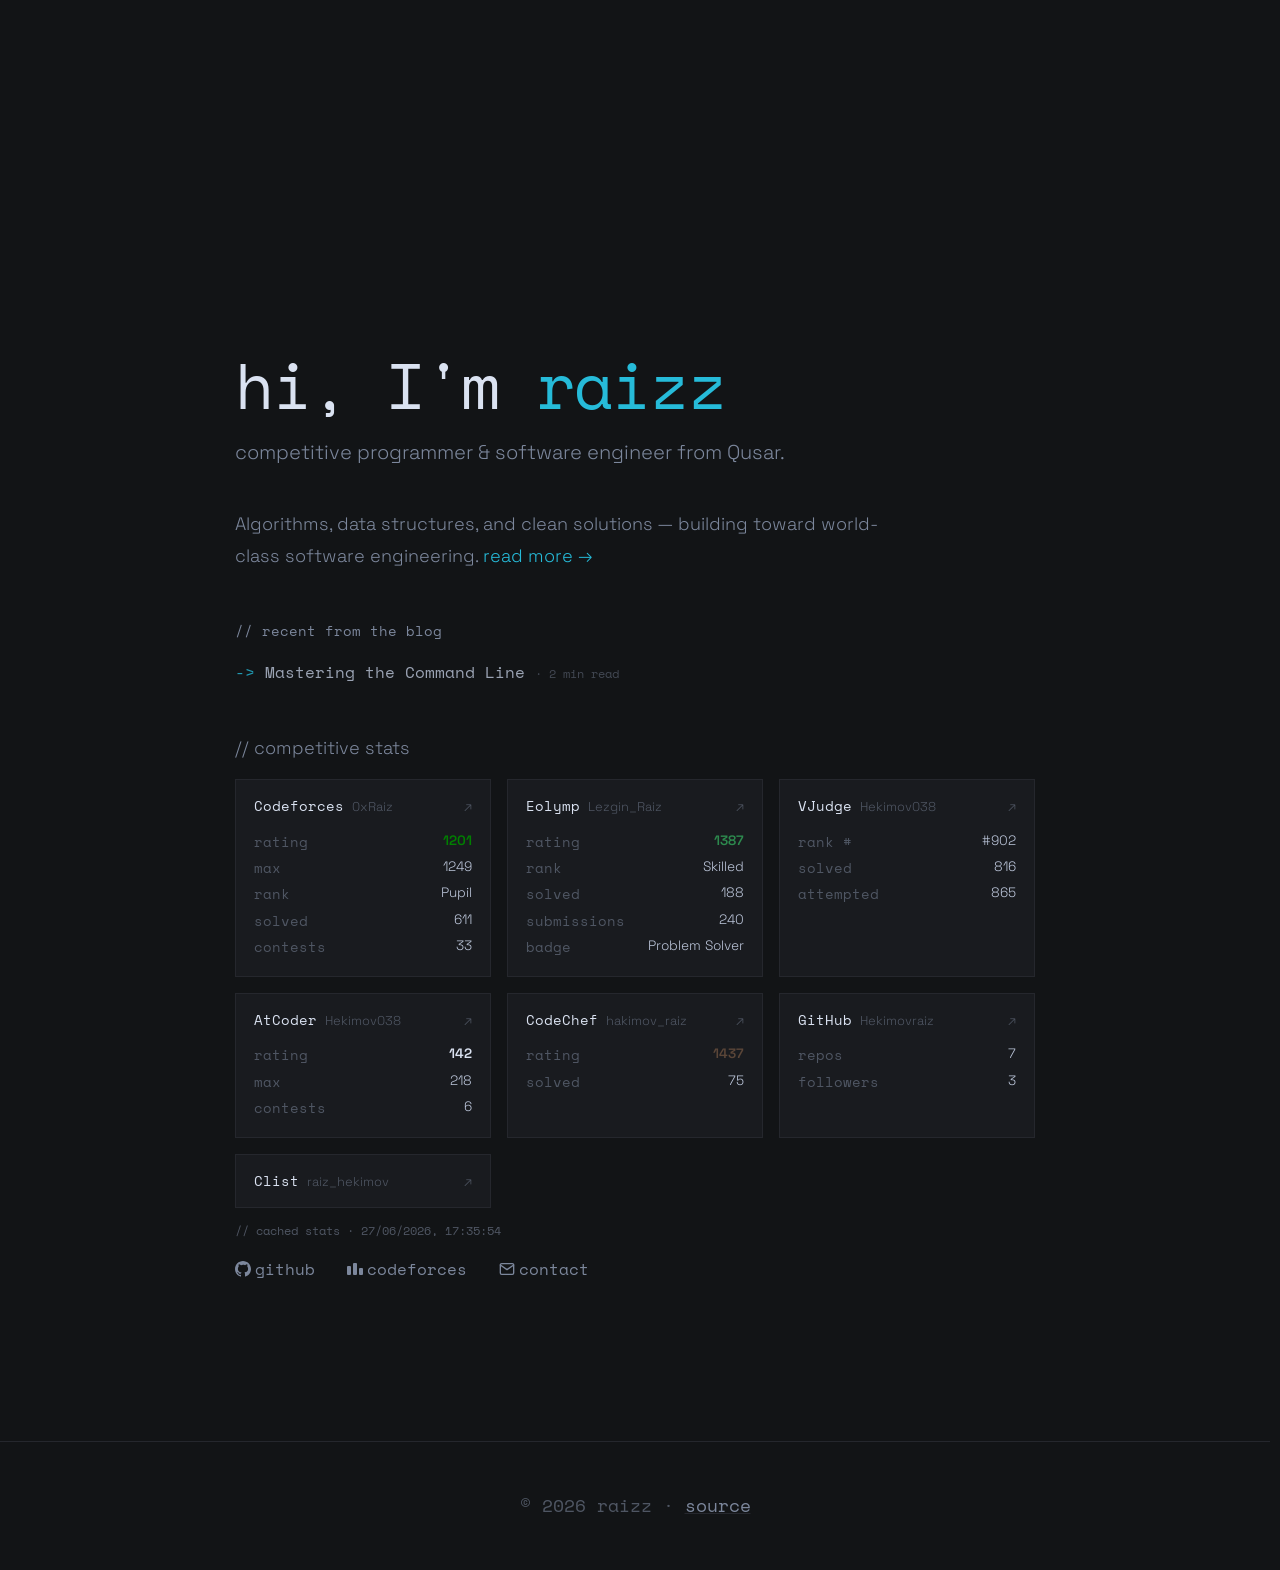
<file: index.html>
<!doctype html>
<html lang="en">

<head>
    <meta charset="utf-8" />
    <meta name="viewport" content="width=device-width, initial-scale=1, viewport-fit=cover" />
    <title>raizz</title>
    <meta name="description" content="Raiz Hekimov — competitive programmer and software engineer from Qusar." />
    <meta property="og:site_name" content="raizz" />
    <meta property="og:title" content="raizz" />
    <meta property="og:type" content="website" />
    <meta property="og:description" content="Raiz Hekimov — competitive programmer and software engineer from Qusar." />
    <meta name="twitter:card" content="summary" />
    <meta name="twitter:title" content="raizz" />
    <meta name="twitter:description"
        content="Raiz Hekimov — competitive programmer and software engineer from Qusar." />
    <meta property="og:image" content="/assets/pfp.png" />
    <meta property="og:image:alt" content="raizz — Raiz Hekimov" />
    <meta name="twitter:image" content="/assets/pfp.png" />
    <link rel="icon" href="/assets/favicon.svg" type="image/svg+xml" />
    <link rel="stylesheet" href="/css/style.css" />
</head>

<body data-page="home">

    <header>
        <div class="header-left">
            <a class="pfp-link" href="/" aria-label="homepage">
                <img class="pfp logo-svg" src="/assets/avatar.svg" alt="raizz logo" width="32" height="32" />
            </a>
            <a href="/">
                <h1 class="site-title">raizz</h1>
            </a>
        </div>
        <button class="menu-toggle" type="button" aria-label="Open menu" aria-expanded="false"
            aria-controls="site-nav">
            <span class="menu-bar"></span>
            <span class="menu-bar"></span>
            <span class="menu-bar"></span>
        </button>
        <nav id="site-nav" class="site-nav">
            <a class="nav" href="/about.html"><span class="arrow">-></span><span class="slash">/</span>about</a>
            <a class="nav" href="/projects.html"><span class="arrow">-></span><span class="slash">/</span>projects</a>
            <a class="nav" href="/blog.html"><span class="arrow">-></span><span class="slash">/</span>blog</a>
            <a class="nav" href="/uses.html"><span class="arrow">-></span><span class="slash">/</span>uses</a>
            <a class="nav" href="/contact.html"><span class="arrow">-></span><span class="slash">/</span>contact</a>
        </nav>
    </header>

    <main class="home-main page-enter">
        <div class="home-hero">
            <h1>hi, I'm <span class="handle">raizz</span></h1>
            <p class="tagline">competitive programmer &amp; software engineer from Qusar.</p>
            <p class="bio">
                Algorithms, data structures, and clean solutions — building toward world-class software engineering.
                <a href="/about.html" class="bio-link">read more →</a>
            </p>

            <div class="recent-posts-wrap">
                <p class="sub recent-posts-heading">// recent from the blog</p>
                <div id="recent-posts"></div>
            </div>

            <section class="cp-stats">
                <p class="sub">// competitive stats</p>
                <div id="cp-stats-grid" class="cp-stats-grid"></div>
                <p id="cp-stats-updated" class="cp-stats-updated"></p>
            </section>

            <div class="home-links">
                <a href="https://github.com/Hekimovraiz" target="_blank" rel="noopener">
                    <svg xmlns="http://www.w3.org/2000/svg" viewBox="0 0 24 24" fill="currentColor">
                        <path
                            d="M12 0C5.37 0 0 5.37 0 12c0 5.3 3.44 9.8 8.2 11.39.6.11.82-.26.82-.58v-2.03c-3.34.73-4.04-1.61-4.04-1.61-.55-1.39-1.34-1.76-1.34-1.76-1.09-.74.08-.73.08-.73 1.2.08 1.84 1.24 1.84 1.24 1.07 1.83 2.81 1.3 3.5 1 .1-.78.42-1.31.76-1.61-2.67-.3-5.47-1.33-5.47-5.93 0-1.31.47-2.38 1.24-3.22-.12-.3-.54-1.52.12-3.18 0 0 1.01-.32 3.3 1.23a11.5 11.5 0 0 1 3-.4c1.02 0 2.04.14 3 .4 2.28-1.55 3.29-1.23 3.29-1.23.66 1.66.24 2.88.12 3.18.77.84 1.23 1.91 1.23 3.22 0 4.61-2.81 5.63-5.48 5.92.43.37.81 1.1.81 2.22v3.29c0 .32.22.7.83.58C20.57 21.8 24 17.3 24 12c0-6.63-5.37-12-12-12z" />
                    </svg>
                    github
                </a>
                <a href="https://codeforces.com/profile/0xRaiz" target="_blank" rel="noopener">
                    <svg xmlns="http://www.w3.org/2000/svg" viewBox="0 0 24 24" fill="currentColor">
                        <path
                            d="M4.5 7.5A1.5 1.5 0 0 1 6 9v10.5A1.5 1.5 0 0 1 4.5 21h-3A1.5 1.5 0 0 1 0 19.5V9a1.5 1.5 0 0 1 1.5-1.5h3zm9-4.5A1.5 1.5 0 0 1 15 4.5v15a1.5 1.5 0 0 1-1.5 1.5h-3A1.5 1.5 0 0 1 9 19.5v-15A1.5 1.5 0 0 1 10.5 3h3zm9 7.5A1.5 1.5 0 0 1 24 12v7.5A1.5 1.5 0 0 1 22.5 21h-3A1.5 1.5 0 0 1 18 19.5V12a1.5 1.5 0 0 1 1.5-1.5h3z" />
                    </svg>
                    codeforces
                </a>
                <a href="/contact.html">
                    <svg xmlns="http://www.w3.org/2000/svg" viewBox="0 0 24 24" fill="none" stroke="currentColor"
                        stroke-width="2" stroke-linecap="round" stroke-linejoin="round">
                        <path d="M4 4h16c1.1 0 2 .9 2 2v12c0 1.1-.9 2-2 2H4c-1.1 0-2-.9-2-2V6c0-1.1.9-2 2-2z" />
                        <polyline points="22,6 12,13 2,6" />
                    </svg>
                    contact
                </a>
            </div>
        </div>
    </main>

    <footer class="site-footer">
        <p>© 2026 raizz · <a href="https://github.com/Hekimovraiz/raizz" target="_blank" rel="noopener">source</a></p>
    </footer>

    <script src="/js/main.js"></script>
    <script src="/js/stats.js"></script>
</body>

</html>
</file>
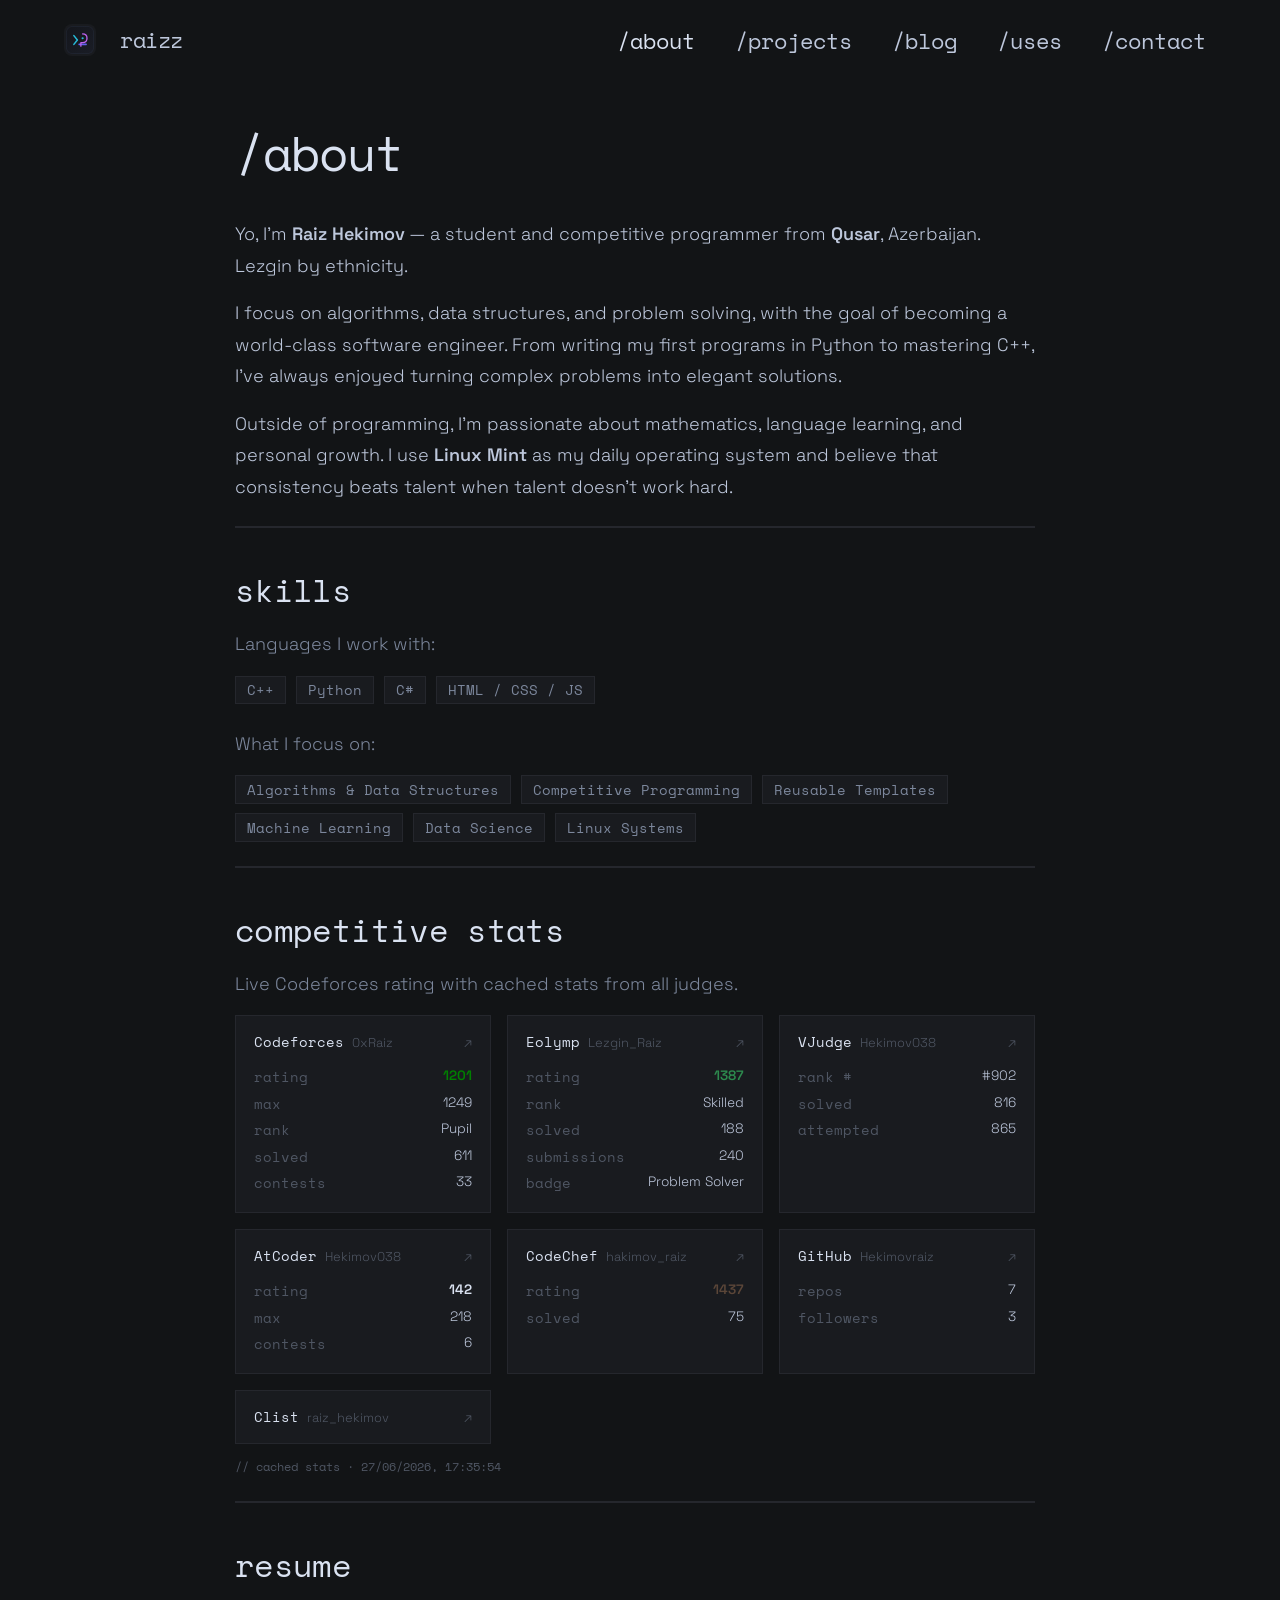
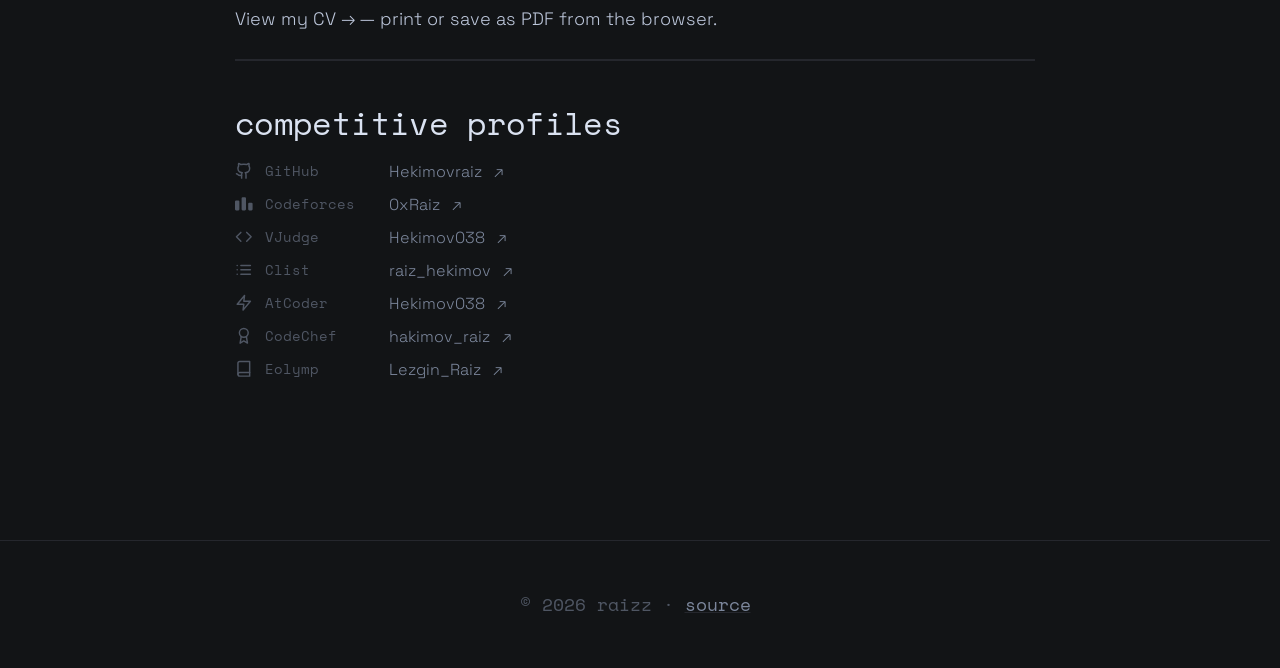
<file: about.html>
<!doctype html>
<html lang="en">

<head>
    <meta charset="utf-8" />
    <meta name="viewport" content="width=device-width, initial-scale=1, viewport-fit=cover" />
    <title>about — raizz</title>
    <meta name="description" content="About Raiz Hekimov — competitive programmer from Qusar, Azerbaijan." />
    <meta property="og:title" content="about — raizz" />
    <meta property="og:description" content="About Raiz Hekimov — competitive programmer from Qusar." />
    <meta property="og:image" content="/assets/pfp.png" />
    <meta property="og:image:alt" content="raizz — Raiz Hekimov" />
    <meta name="twitter:image" content="/assets/pfp.png" />
    <link rel="icon" href="/assets/favicon.svg" type="image/svg+xml" />
    <link rel="stylesheet" href="/css/style.css" />
    <style>
        .profile-links a svg {
            width: 1.1rem;
            height: 1.1rem;
            color: var(--txt-3);
            flex-shrink: 0;
            transition: color 0.2s;
        }

        .profile-links a:hover svg {
            color: var(--blue);
        }

        .profile-links a:hover {
            color: var(--txt-0);
        }
    </style>
</head>

<body>

    <header>
        <div class="header-left">
            <a class="pfp-link" href="/" aria-label="homepage">
                <img class="pfp logo-svg" src="/assets/avatar.svg" alt="raizz logo" width="32" height="32" />
            </a>
            <a href="/">
                <h1 class="site-title">raizz</h1>
            </a>
        </div>
        <button class="menu-toggle" type="button" aria-label="Open menu" aria-expanded="false"
            aria-controls="site-nav">
            <span class="menu-bar"></span>
            <span class="menu-bar"></span>
            <span class="menu-bar"></span>
        </button>
        <nav id="site-nav" class="site-nav">
            <a class="nav" href="/about.html"><span class="arrow">-></span><span class="slash">/</span>about</a>
            <a class="nav" href="/projects.html"><span class="arrow">-></span><span class="slash">/</span>projects</a>
            <a class="nav" href="/blog.html"><span class="arrow">-></span><span class="slash">/</span>blog</a>
            <a class="nav" href="/uses.html"><span class="arrow">-></span><span class="slash">/</span>uses</a>
            <a class="nav" href="/contact.html"><span class="arrow">-></span><span class="slash">/</span>contact</a>
        </nav>
    </header>

    <main class="page-enter">
        <h1>/about</h1>

        <!-- Bio — no picture here, just clean text -->
        <p style="margin-top:0">
            Yo, I'm <strong>Raiz Hekimov</strong> — a student and competitive programmer
            from <strong>Qusar</strong>, Azerbaijan. Lezgin by ethnicity.
        </p>
        <p>
            I focus on algorithms, data structures, and problem solving, with the goal of
            becoming a world-class software engineer. From writing my first programs in Python
            to mastering C++, I've always enjoyed turning complex problems into elegant solutions.
        </p>
        <p>
            Outside of programming, I'm passionate about mathematics, language learning, and
            personal growth. I use <strong>Linux Mint</strong> as my daily operating system and
            believe that consistency beats talent when talent doesn't work hard.
        </p>

        <hr />

        <h2>skills</h2>
        <p class="sub">Languages I work with:</p>
        <ul class="skill-list">
            <li>C++</li>
            <li>Python</li>
            <li>C#</li>
            <li>HTML / CSS / JS</li>
        </ul>

        <p class="sub" style="margin-top:1.5rem">What I focus on:</p>
        <ul class="skill-list">
            <li>Algorithms &amp; Data Structures</li>
            <li>Competitive Programming</li>
            <li>Reusable Templates</li>
            <li>Machine Learning</li>
            <li>Data Science</li>
            <li>Linux Systems</li>
        </ul>

        <hr />

        <h2>competitive stats</h2>
        <p class="sub">Live Codeforces rating with cached stats from all judges.</p>
        <div id="cp-stats-grid" class="cp-stats-grid"></div>
        <p id="cp-stats-updated" class="cp-stats-updated"></p>

        <hr />

        <h2>resume</h2>
        <p>
            <a href="/cv.html">View my CV →</a> — print or save as PDF from the browser.
        </p>

        <hr />

        <h2>competitive profiles</h2>
        <div class="profile-links">

            <!-- GitHub -->
            <a href="https://github.com/Hekimovraiz" target="_blank" rel="noopener">
                <svg xmlns="http://www.w3.org/2000/svg" viewBox="0 0 24 24" fill="none" stroke="currentColor"
                    stroke-width="2" stroke-linecap="round" stroke-linejoin="round">
                    <path
                        d="M15 22v-4a4.8 4.8 0 0 0-1-3.5c3 0 6-2 6-5.5.08-1.25-.27-2.48-1-3.5.28-1.15.28-2.35 0-3.5 0 0-1 0-3 1.5-2.64-.5-5.36-.5-8 0C6 2 5 2 5 2c-.3 1.15-.3 2.35 0 3.5A5.403 5.403 0 0 0 4 9c0 3.5 3 5.5 6 5.5-.39.49-.68 1.05-.85 1.65-.17.6-.22 1.23-.15 1.85v4" />
                    <path d="M9 18c-4.51 2-5-2-7-2" />
                </svg>
                <span class="label">GitHub</span>
                <span>Hekimovraiz</span>
                <span class="ext-arrow">↗</span>
            </a>

            <!-- Codeforces — bar-chart icon -->
            <a href="https://codeforces.com/profile/0xRaiz" target="_blank" rel="noopener">
                <svg xmlns="http://www.w3.org/2000/svg" viewBox="0 0 24 24" fill="currentColor">
                    <path
                        d="M4.5 7.5A1.5 1.5 0 0 1 6 9v10.5A1.5 1.5 0 0 1 4.5 21h-3A1.5 1.5 0 0 1 0 19.5V9a1.5 1.5 0 0 1 1.5-1.5h3zm9-4.5A1.5 1.5 0 0 1 15 4.5v15a1.5 1.5 0 0 1-1.5 1.5h-3A1.5 1.5 0 0 1 9 19.5v-15A1.5 1.5 0 0 1 10.5 3h3zm9 7.5A1.5 1.5 0 0 1 24 12v7.5A1.5 1.5 0 0 1 22.5 21h-3A1.5 1.5 0 0 1 18 19.5V12a1.5 1.5 0 0 1 1.5-1.5h3z" />
                </svg>
                <span class="label">Codeforces</span>
                <span>0xRaiz</span>
                <span class="ext-arrow">↗</span>
            </a>

            <!-- VJudge — code icon -->
            <a href="https://vjudge.net/user/Hekimov038" target="_blank" rel="noopener">
                <svg xmlns="http://www.w3.org/2000/svg" viewBox="0 0 24 24" fill="none" stroke="currentColor"
                    stroke-width="2" stroke-linecap="round" stroke-linejoin="round">
                    <polyline points="16 18 22 12 16 6" />
                    <polyline points="8 6 2 12 8 18" />
                </svg>
                <span class="label">VJudge</span>
                <span>Hekimov038</span>
                <span class="ext-arrow">↗</span>
            </a>

            <!-- Clist — list icon -->
            <a href="https://clist.by/coder/raiz_hekimov/" target="_blank" rel="noopener">
                <svg xmlns="http://www.w3.org/2000/svg" viewBox="0 0 24 24" fill="none" stroke="currentColor"
                    stroke-width="2" stroke-linecap="round" stroke-linejoin="round">
                    <line x1="8" y1="6" x2="21" y2="6" />
                    <line x1="8" y1="12" x2="21" y2="12" />
                    <line x1="8" y1="18" x2="21" y2="18" />
                    <line x1="3" y1="6" x2="3.01" y2="6" />
                    <line x1="3" y1="12" x2="3.01" y2="12" />
                    <line x1="3" y1="18" x2="3.01" y2="18" />
                </svg>
                <span class="label">Clist</span>
                <span>raiz_hekimov</span>
                <span class="ext-arrow">↗</span>
            </a>

            <!-- AtCoder — zap icon -->
            <a href="https://atcoder.jp/users/Hekimov038" target="_blank" rel="noopener">
                <svg xmlns="http://www.w3.org/2000/svg" viewBox="0 0 24 24" fill="none" stroke="currentColor"
                    stroke-width="2" stroke-linecap="round" stroke-linejoin="round">
                    <polygon points="13 2 3 14 12 14 11 22 21 10 12 10 13 2" />
                </svg>
                <span class="label">AtCoder</span>
                <span>Hekimov038</span>
                <span class="ext-arrow">↗</span>
            </a>

            <!-- CodeChef — chef hat / award icon -->
            <a href="https://www.codechef.com/users/hakimov_raiz" target="_blank" rel="noopener">
                <svg xmlns="http://www.w3.org/2000/svg" viewBox="0 0 24 24" fill="none" stroke="currentColor"
                    stroke-width="2" stroke-linecap="round" stroke-linejoin="round">
                    <circle cx="12" cy="8" r="6" />
                    <path d="M15.477 12.89 17 22l-5-3-5 3 1.523-9.11" />
                </svg>
                <span class="label">CodeChef</span>
                <span>hakimov_raiz</span>
                <span class="ext-arrow">↗</span>
            </a>

            <!-- Eolymp — book icon -->
            <a href="https://www.eolymp.com/en/users/Lezgin_Raiz" target="_blank" rel="noopener">
                <svg xmlns="http://www.w3.org/2000/svg" viewBox="0 0 24 24" fill="none" stroke="currentColor"
                    stroke-width="2" stroke-linecap="round" stroke-linejoin="round">
                    <path d="M4 19.5A2.5 2.5 0 0 1 6.5 17H20" />
                    <path d="M6.5 2H20v20H6.5A2.5 2.5 0 0 1 4 19.5v-15A2.5 2.5 0 0 1 6.5 2z" />
                </svg>
                <span class="label">Eolymp</span>
                <span>Lezgin_Raiz</span>
                <span class="ext-arrow">↗</span>
            </a>

        </div>
    </main>

    <footer class="site-footer">
        <p>© 2026 raizz · <a href="https://github.com/Hekimovraiz/raizz" target="_blank" rel="noopener">source</a></p>
    </footer>

    <script src="/js/main.js"></script>
    <script src="/js/stats.js"></script>
</body>

</html>
</file>
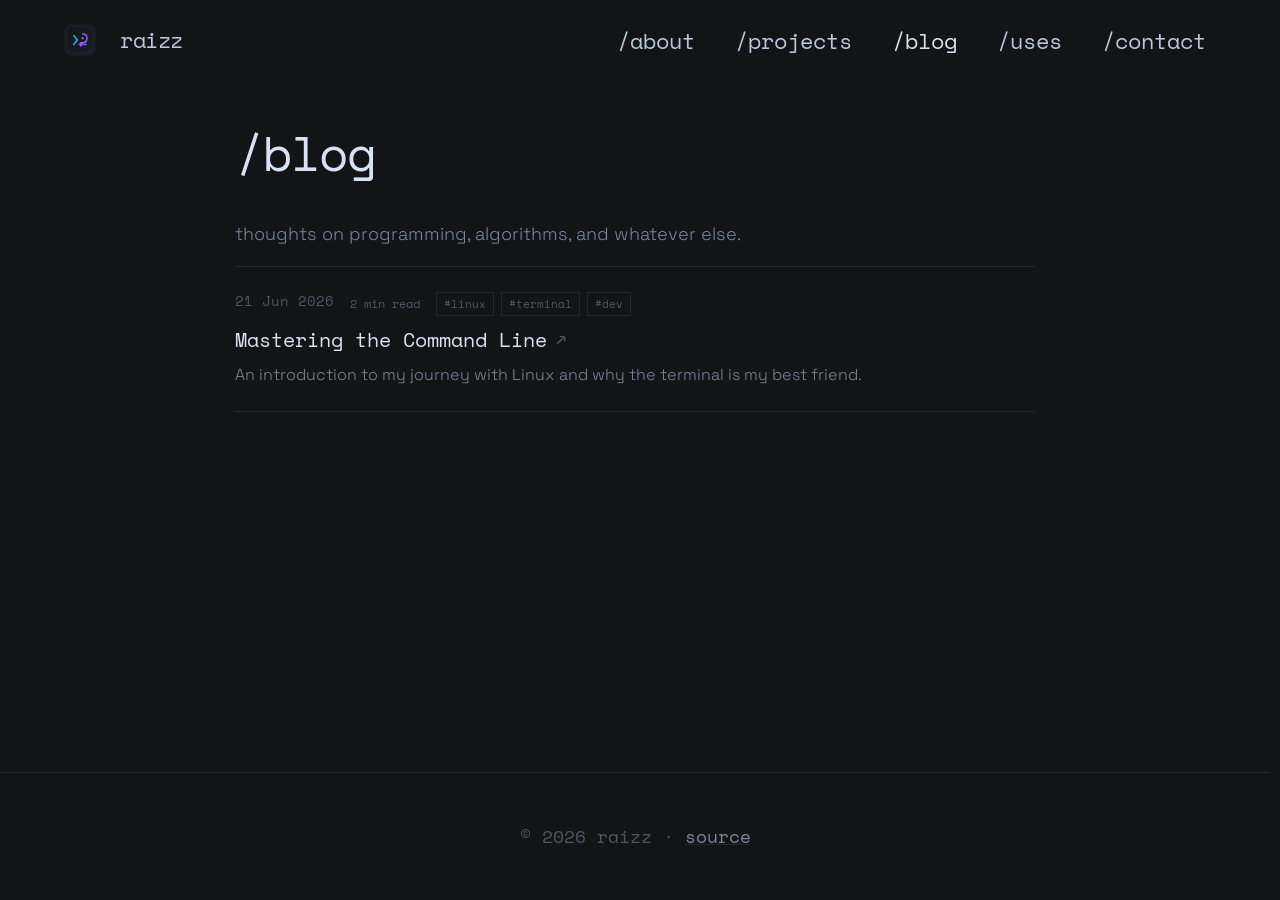
<file: blog.html>
<!doctype html>
<html lang="en">

<head>
    <meta charset="utf-8" />
    <meta name="viewport" content="width=device-width, initial-scale=1, viewport-fit=cover" />
    <title>blog — raizz</title>
    <meta name="description" content="Writing by Raiz Hekimov on programming, algorithms, and tech." />
    <meta property="og:title" content="blog — raizz" />
    <meta property="og:description" content="Writing on programming, algorithms, and tech." />
    <meta property="og:image" content="/assets/pfp.png" />
    <meta property="og:image:alt" content="raizz — Raiz Hekimov" />
    <meta name="twitter:image" content="/assets/pfp.png" />
    <link rel="icon" href="/assets/favicon.svg" type="image/svg+xml" />
    <link rel="stylesheet" href="/css/style.css" />
</head>

<body>

    <header>
        <div class="header-left">
            <a class="pfp-link" href="/" aria-label="homepage">
                <img class="pfp logo-svg" src="/assets/avatar.svg" alt="raizz logo" width="32" height="32" />
            </a>
            <a href="/">
                <h1 class="site-title">raizz</h1>
            </a>
        </div>
        <button class="menu-toggle" type="button" aria-label="Open menu" aria-expanded="false"
            aria-controls="site-nav">
            <span class="menu-bar"></span>
            <span class="menu-bar"></span>
            <span class="menu-bar"></span>
        </button>
        <nav id="site-nav" class="site-nav">
            <a class="nav" href="/about.html"><span class="arrow">-></span><span class="slash">/</span>about</a>
            <a class="nav" href="/projects.html"><span class="arrow">-></span><span class="slash">/</span>projects</a>
            <a class="nav" href="/blog.html"><span class="arrow">-></span><span class="slash">/</span>blog</a>
            <a class="nav" href="/uses.html"><span class="arrow">-></span><span class="slash">/</span>uses</a>
            <a class="nav" href="/contact.html"><span class="arrow">-></span><span class="slash">/</span>contact</a>
        </nav>
    </header>

    <main class="page-enter">
        <h1>/blog</h1>
        <p class="sub">thoughts on programming, algorithms, and whatever else.</p>

        <div class="blog-list" id="blog-posts">
            <p class="blog-empty">loading...</p>
        </div>
    </main>

    <footer class="site-footer">
        <p>© 2026 raizz · <a href="https://github.com/Hekimovraiz/raizz" target="_blank" rel="noopener">source</a></p>
    </footer>

    <script src="/js/main.js"></script>
</body>

</html>
</file>
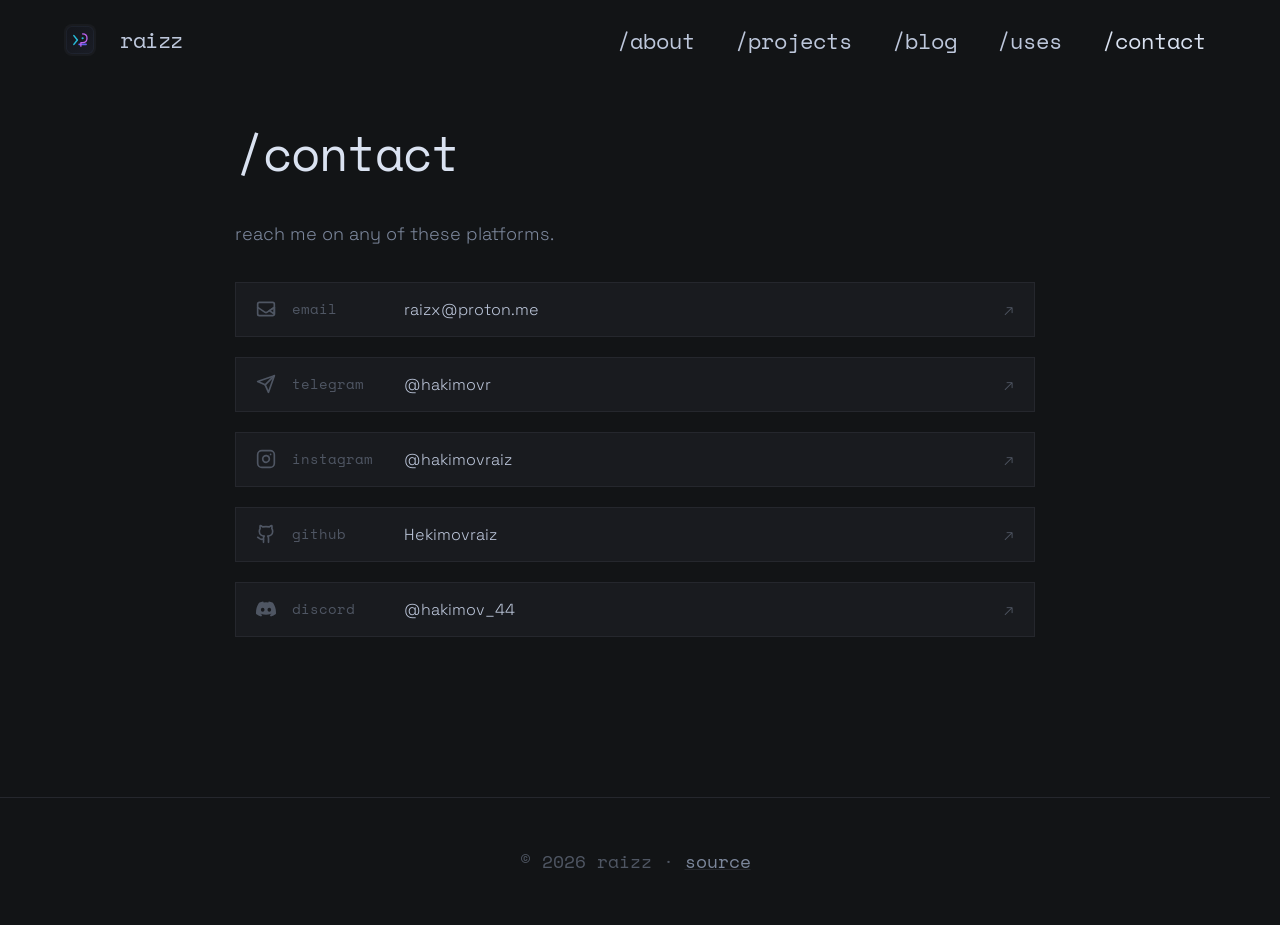
<file: contact.html>
<!doctype html>
<html lang="en">

<head>
    <meta charset="utf-8" />
    <meta name="viewport" content="width=device-width, initial-scale=1, viewport-fit=cover" />
    <title>contact — raizz</title>
    <meta name="description" content="Get in touch with Raiz Hekimov." />
    <meta property="og:title" content="contact — raizz" />
    <meta property="og:description" content="Get in touch with Raiz Hekimov." />
    <meta property="og:image" content="/assets/pfp.png" />
    <meta property="og:image:alt" content="raizz — Raiz Hekimov" />
    <meta name="twitter:image" content="/assets/pfp.png" />
    <link rel="icon" href="/assets/favicon.svg" type="image/svg+xml" />
    <link rel="stylesheet" href="/css/style.css" />
    <style>
        .contact-link svg {
            width: 1.25rem;
            height: 1.25rem;
            color: var(--txt-3);
            transition: color 0.2s;
        }

        .contact-link:hover svg {
            color: var(--blue);
        }
    </style>
</head>

<body>

    <header>
        <div class="header-left">
            <a class="pfp-link" href="/" aria-label="homepage">
                <img class="pfp logo-svg" src="/assets/avatar.svg" alt="raizz logo" width="32" height="32" />
            </a>
            <a href="/">
                <h1 class="site-title">raizz</h1>
            </a>
        </div>
        <button class="menu-toggle" type="button" aria-label="Open menu" aria-expanded="false"
            aria-controls="site-nav">
            <span class="menu-bar"></span>
            <span class="menu-bar"></span>
            <span class="menu-bar"></span>
        </button>
        <nav id="site-nav" class="site-nav">
            <a class="nav" href="/about.html"><span class="arrow">-></span><span class="slash">/</span>about</a>
            <a class="nav" href="/projects.html"><span class="arrow">-></span><span class="slash">/</span>projects</a>
            <a class="nav" href="/blog.html"><span class="arrow">-></span><span class="slash">/</span>blog</a>
            <a class="nav" href="/uses.html"><span class="arrow">-></span><span class="slash">/</span>uses</a>
            <a class="nav" href="/contact.html"><span class="arrow">-></span><span class="slash">/</span>contact</a>
        </nav>
    </header>

    <main class="page-enter">
        <h1>/contact</h1>
        <p class="sub">reach me on any of these platforms.</p>

        <div class="contact-links">

            <a class="contact-link" href="mailto:raizzx@proton.me">
                <svg xmlns="http://www.w3.org/2000/svg" width="24" height="24" viewBox="0 0 24 24" fill="none"
                    stroke="currentColor" stroke-width="2" stroke-linecap="round" stroke-linejoin="round">
                    <path d="m22 10-6 4 6 4V10Z" />
                    <path d="M2 10v8a2 2 0 0 0 2 2h16.2a2 2 0 0 0 1.8-1.2V6a2 2 0 0 0-2-2H4a2 2 0 0 0-2 2v4Z" />
                    <path d="m22 10-8.97 6a2 2 0 0 1-2.06 0L2 10" />
                </svg>
                <span class="cl-label">email</span>
                <span class="cl-value">raizx@proton.me</span>
                <span class="cl-arrow">↗</span>
            </a>

            <a class="contact-link" href="https://t.me/hakimovr" target="_blank" rel="noopener">
                <svg xmlns="http://www.w3.org/2000/svg" width="24" height="24" viewBox="0 0 24 24" fill="none"
                    stroke="currentColor" stroke-width="2" stroke-linecap="round" stroke-linejoin="round">
                    <path d="m22 2-7 20-4-9-9-4Z" />
                    <path d="M22 2 11 13" />
                </svg>
                <span class="cl-label">telegram</span>
                <span class="cl-value">@hakimovr</span>
                <span class="cl-arrow">↗</span>
            </a>

            <a class="contact-link" href="https://www.instagram.com/hakimovraiz/" target="_blank" rel="noopener">
                <svg xmlns="http://www.w3.org/2000/svg" width="24" height="24" viewBox="0 0 24 24" fill="none"
                    stroke="currentColor" stroke-width="2" stroke-linecap="round" stroke-linejoin="round">
                    <rect width="20" height="20" x="2" y="2" rx="5" ry="5" />
                    <path d="M16 11.37A4 4 0 1 1 12.63 8 4 4 0 0 1 16 11.37z" />
                    <line x1="17.5" x2="17.51" y1="6.5" y2="6.5" />
                </svg>
                <span class="cl-label">instagram</span>
                <span class="cl-value">@hakimovraiz</span>
                <span class="cl-arrow">↗</span>
            </a>

            <a class="contact-link" href="https://github.com/Hekimovraiz" target="_blank" rel="noopener">
                <svg xmlns="http://www.w3.org/2000/svg" width="24" height="24" viewBox="0 0 24 24" fill="none"
                    stroke="currentColor" stroke-width="2" stroke-linecap="round" stroke-linejoin="round">
                    <path
                        d="M15 22v-4a4.8 4.8 0 0 0-1-3.5c3 0 6-2 6-5.5.08-1.25-.27-2.48-1-3.5.28-1.15.28-2.35 0-3.5 0 0-1 0-3 1.5-2.64-.5-5.36-.5-8 0C6 2 5 2 5 2c-.3 1.15-.3 2.35 0 3.5A5.403 5.403 0 0 0 4 9c0 3.5 3 5.5 6 5.5-.39.49-.68 1.05-.85 1.65-.17.6-.22 1.23-.15 1.85v4" />
                    <path d="M9 18c-4.51 2-5-2-7-2" />
                </svg>
                <span class="cl-label">github</span>
                <span class="cl-value">Hekimovraiz</span>
                <span class="cl-arrow">↗</span>
            </a>

            <a class="contact-link" href="https://discord.com/users/hakimov_44" target="_blank" rel="noopener">
                <svg xmlns="http://www.w3.org/2000/svg" width="24" height="24" viewBox="0 0 24 24" fill="currentColor">
                    <path
                        d="M20.317 4.37a19.791 19.791 0 0 0-4.885-1.515.074.074 0 0 0-.079.037c-.21.375-.444.864-.608 1.25a18.27 18.27 0 0 0-5.487 0 12.64 12.64 0 0 0-.617-1.25.077.077 0 0 0-.079-.037A19.736 19.736 0 0 0 3.677 4.37a.07.07 0 0 0-.032.027C.533 9.046-.32 13.58.099 18.057c.002.022.01.042.023.056a19.9 19.9 0 0 0 5.993 3.03.078.078 0 0 0 .084-.028 14.09 14.09 0 0 0 1.226-1.994.076.076 0 0 0-.041-.106 13.107 13.107 0 0 1-1.872-.892.077.077 0 0 1-.008-.128c.126-.094.252-.192.372-.292a.074.074 0 0 1 .077-.01c3.928 1.793 8.18 1.793 12.062 0a.074.074 0 0 1 .078.01c.12.1.246.198.373.292a.077.077 0 0 1-.006.127 12.299 12.299 0 0 1-1.873.892.077.077 0 0 0-.041.107c.36.698.772 1.362 1.225 1.993a.076.076 0 0 0 .084.028 19.839 19.839 0 0 0 6.002-3.03.077.077 0 0 0 .032-.054c.5-5.177-.838-9.674-3.549-13.66a.061.061 0 0 0-.031-.03zM8.02 15.33c-1.183 0-2.157-1.085-2.157-2.419 0-1.333.956-2.419 2.157-2.419 1.21 0 2.176 1.096 2.157 2.42 0 1.333-.956 2.418-2.157 2.418zm7.975 0c-1.183 0-2.157-1.085-2.157-2.419 0-1.333.955-2.419 2.157-2.419 1.21 0 2.176 1.096 2.157 2.42 0 1.333-.946 2.418-2.157 2.418z" />
                </svg>
                <span class="cl-label">discord</span>
                <span class="cl-value">@hakimov_44</span>
                <span class="cl-arrow">↗</span>
            </a>

        </div>
    </main>

    <footer class="site-footer">
        <p>© 2026 raizz · <a href="https://github.com/Hekimovraiz/raizz" target="_blank" rel="noopener">source</a></p>
    </footer>

    <script src="/js/main.js"></script>
</body>

</html>
</file>
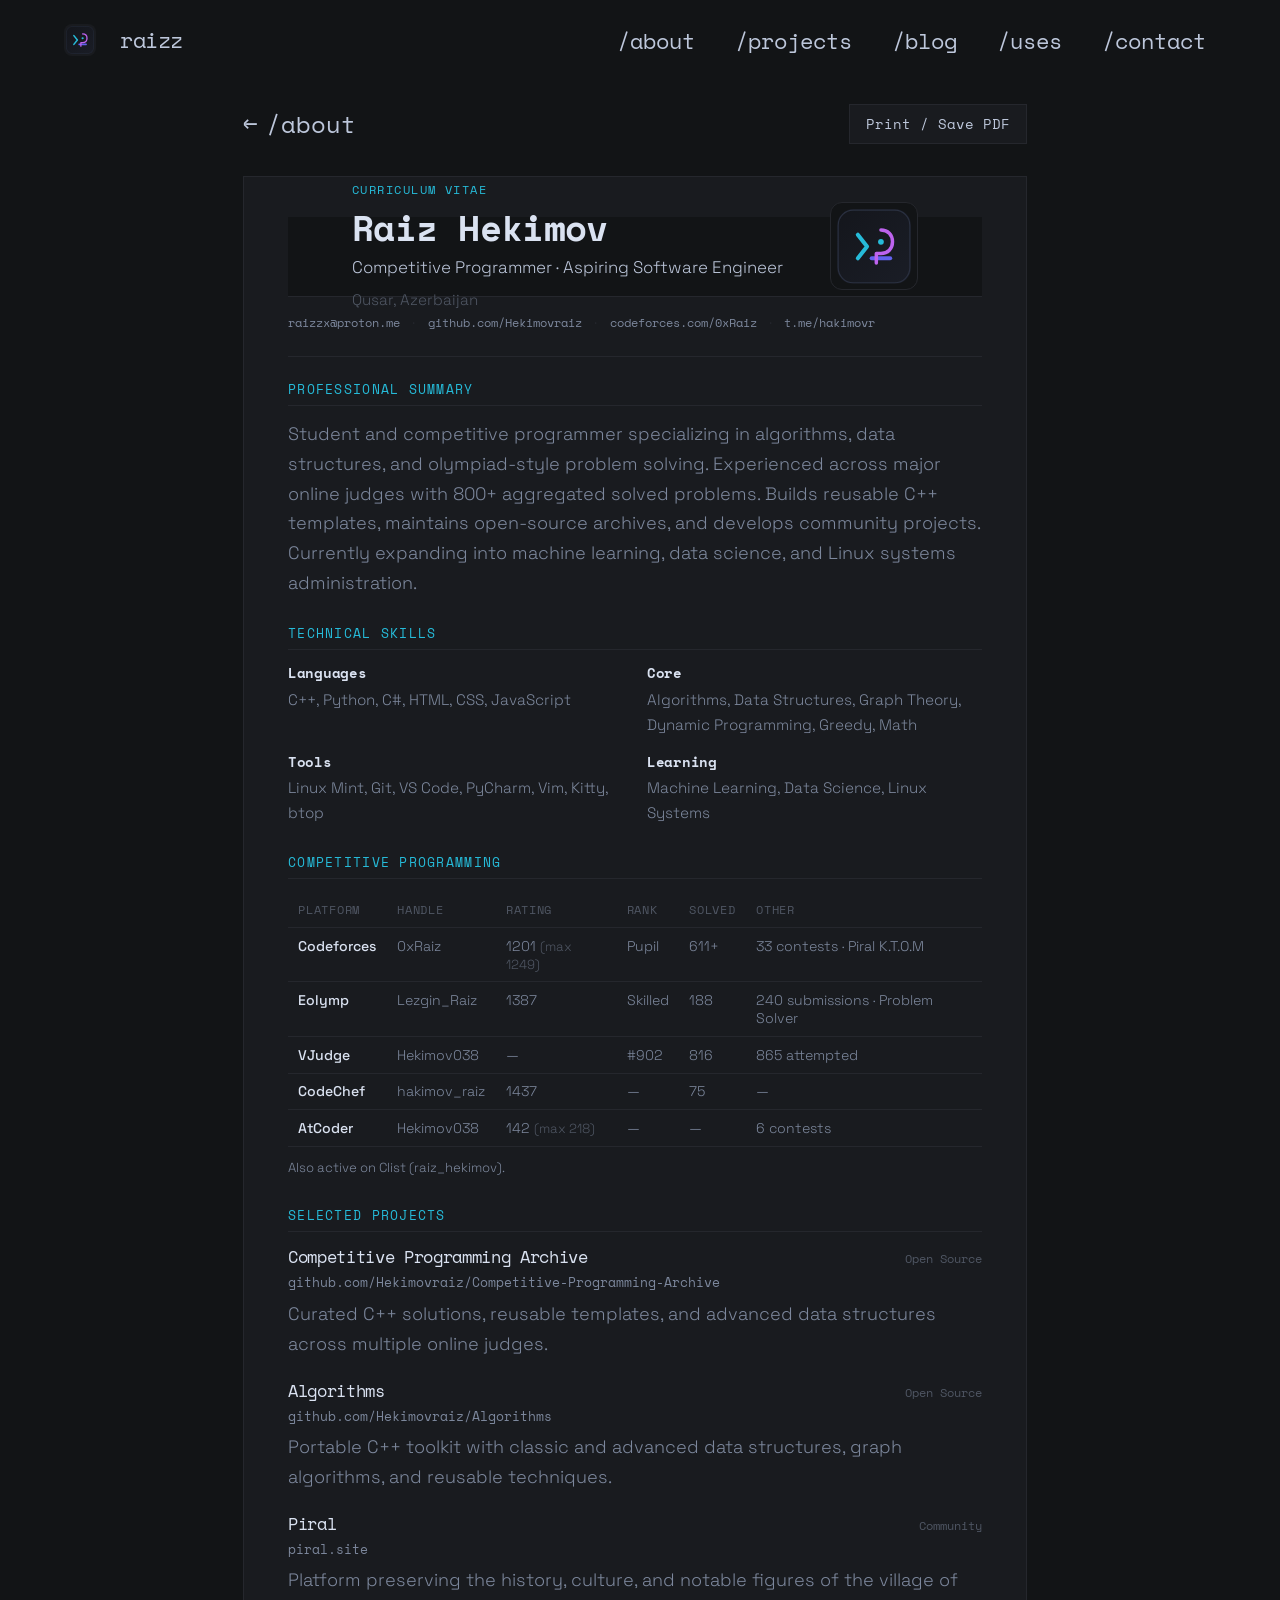
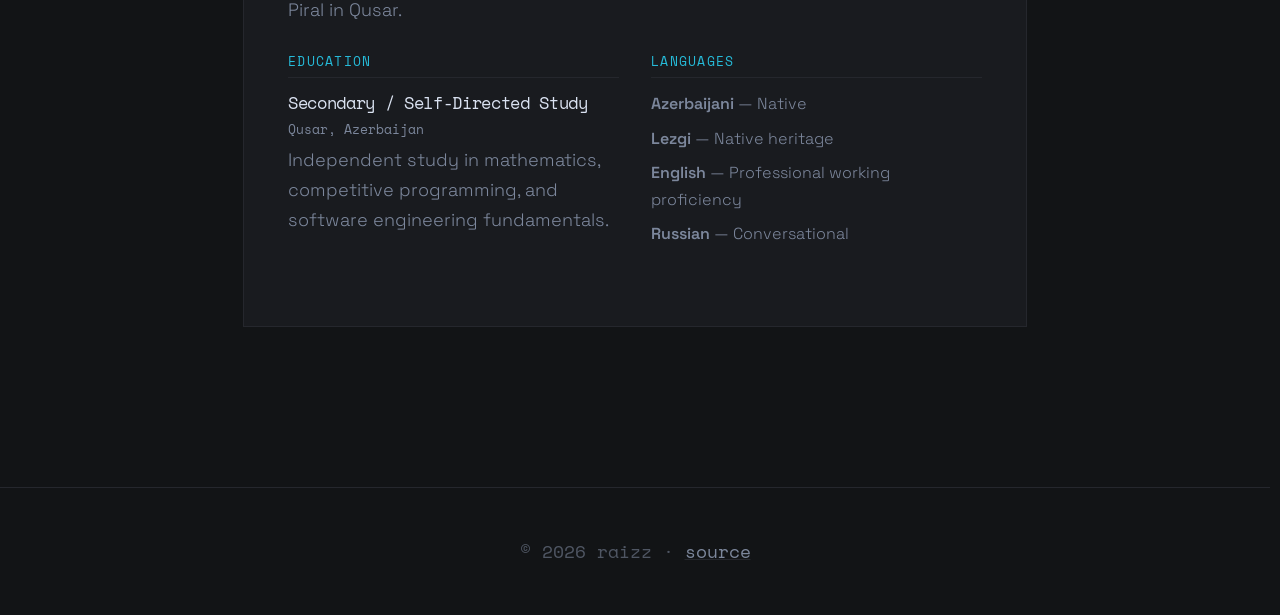
<file: cv.html>
<!doctype html>
<html lang="en">

<head>
    <meta charset="utf-8" />
    <meta name="viewport" content="width=device-width, initial-scale=1, viewport-fit=cover" />
    <title>CV — Raiz Hekimov</title>
    <meta name="description" content="Curriculum Vitae of Raiz Hekimov — competitive programmer and software engineer." />
    <meta property="og:title" content="CV — Raiz Hekimov" />
    <meta property="og:image" content="/assets/pfp.png" />
    <link rel="icon" href="/assets/favicon.svg" type="image/svg+xml" />
    <link rel="stylesheet" href="/css/style.css" />
</head>

<body class="cv-page">

    <header>
        <div class="header-left">
            <a class="pfp-link" href="/" aria-label="homepage">
                <img class="pfp logo-svg" src="/assets/avatar.svg" alt="raizz logo" width="32" height="32" />
            </a>
            <a href="/">
                <h1 class="site-title">raizz</h1>
            </a>
        </div>
        <button class="menu-toggle" type="button" aria-label="Open menu" aria-expanded="false"
            aria-controls="site-nav">
            <span class="menu-bar"></span>
            <span class="menu-bar"></span>
            <span class="menu-bar"></span>
        </button>
        <nav id="site-nav" class="site-nav">
            <a class="nav" href="/about.html"><span class="arrow">-></span><span class="slash">/</span>about</a>
            <a class="nav" href="/projects.html"><span class="arrow">-></span><span class="slash">/</span>projects</a>
            <a class="nav" href="/blog.html"><span class="arrow">-></span><span class="slash">/</span>blog</a>
            <a class="nav" href="/uses.html"><span class="arrow">-></span><span class="slash">/</span>uses</a>
            <a class="nav" href="/contact.html"><span class="arrow">-></span><span class="slash">/</span>contact</a>
        </nav>
    </header>

    <main class="page-enter cv-main">
        <div class="cv-toolbar no-print">
            <a class="back" href="/about.html"><span class="arrow">←</span>/about</a>
            <button type="button" class="cv-print-btn" onclick="window.print()">Print / Save PDF</button>
        </div>

        <article class="cv-sheet">
            <header class="cv-header">
                <div class="cv-header-text">
                    <p class="cv-kicker">Curriculum Vitae</p>
                    <h1>Raiz Hekimov</h1>
                    <p class="cv-tagline">Competitive Programmer · Aspiring Software Engineer</p>
                    <p class="cv-location">Qusar, Azerbaijan</p>
                </div>
                <img class="cv-logo" src="/assets/avatar.svg" alt="" width="88" height="88" />
            </header>

            <div class="cv-contact-bar">
                <a href="mailto:raizzx@proton.me">raizzx@proton.me</a>
                <span class="cv-sep">·</span>
                <a href="https://github.com/Hekimovraiz" target="_blank" rel="noopener">github.com/Hekimovraiz</a>
                <span class="cv-sep">·</span>
                <a href="https://codeforces.com/profile/0xRaiz" target="_blank" rel="noopener">codeforces.com/0xRaiz</a>
                <span class="cv-sep">·</span>
                <a href="https://t.me/hakimovr" target="_blank" rel="noopener">t.me/hakimovr</a>
            </div>

            <section class="cv-section">
                <h2>Professional Summary</h2>
                <p>
                    Student and competitive programmer specializing in algorithms, data structures,
                    and olympiad-style problem solving. Experienced across major online judges with
                    800+ aggregated solved problems. Builds reusable C++ templates, maintains open-source
                    archives, and develops community projects. Currently expanding into machine learning,
                    data science, and Linux systems administration.
                </p>
            </section>

            <section class="cv-section">
                <h2>Technical Skills</h2>
                <div class="cv-skill-grid">
                    <div>
                        <h3>Languages</h3>
                        <p>C++, Python, C#, HTML, CSS, JavaScript</p>
                    </div>
                    <div>
                        <h3>Core</h3>
                        <p>Algorithms, Data Structures, Graph Theory, Dynamic Programming, Greedy, Math</p>
                    </div>
                    <div>
                        <h3>Tools</h3>
                        <p>Linux Mint, Git, VS Code, PyCharm, Vim, Kitty, btop</p>
                    </div>
                    <div>
                        <h3>Learning</h3>
                        <p>Machine Learning, Data Science, Linux Systems</p>
                    </div>
                </div>
            </section>

            <section class="cv-section">
                <h2>Competitive Programming</h2>
                <div class="cv-table-wrap">
                    <table class="cv-table">
                        <thead>
                            <tr>
                                <th>Platform</th>
                                <th>Handle</th>
                                <th>Rating</th>
                                <th>Rank</th>
                                <th>Solved</th>
                                <th>Other</th>
                            </tr>
                        </thead>
                        <tbody>
                            <tr>
                                <td>Codeforces</td>
                                <td>0xRaiz</td>
                                <td>1201 <span class="cv-muted">(max 1249)</span></td>
                                <td>Pupil</td>
                                <td>611+</td>
                                <td>33 contests · Piral K.T.O.M</td>
                            </tr>
                            <tr>
                                <td>Eolymp</td>
                                <td>Lezgin_Raiz</td>
                                <td>1387</td>
                                <td>Skilled</td>
                                <td>188</td>
                                <td>240 submissions · Problem Solver</td>
                            </tr>
                            <tr>
                                <td>VJudge</td>
                                <td>Hekimov038</td>
                                <td>—</td>
                                <td>#902</td>
                                <td>816</td>
                                <td>865 attempted</td>
                            </tr>
                            <tr>
                                <td>CodeChef</td>
                                <td>hakimov_raiz</td>
                                <td>1437</td>
                                <td>—</td>
                                <td>75</td>
                                <td>—</td>
                            </tr>
                            <tr>
                                <td>AtCoder</td>
                                <td>Hekimov038</td>
                                <td>142 <span class="cv-muted">(max 218)</span></td>
                                <td>—</td>
                                <td>—</td>
                                <td>6 contests</td>
                            </tr>
                        </tbody>
                    </table>
                </div>
                <p class="cv-note">Also active on Clist (raiz_hekimov).</p>
            </section>

            <section class="cv-section">
                <h2>Selected Projects</h2>

                <div class="cv-entry">
                    <div class="cv-entry-head">
                        <h3>Competitive Programming Archive</h3>
                        <span class="cv-date">Open Source</span>
                    </div>
                    <p class="cv-meta">github.com/Hekimovraiz/Competitive-Programming-Archive</p>
                    <p>Curated C++ solutions, reusable templates, and advanced data structures across multiple online judges.</p>
                </div>

                <div class="cv-entry">
                    <div class="cv-entry-head">
                        <h3>Algorithms</h3>
                        <span class="cv-date">Open Source</span>
                    </div>
                    <p class="cv-meta">github.com/Hekimovraiz/Algorithms</p>
                    <p>Portable C++ toolkit with classic and advanced data structures, graph algorithms, and reusable techniques.</p>
                </div>

                <div class="cv-entry">
                    <div class="cv-entry-head">
                        <h3>Piral</h3>
                        <span class="cv-date">Community</span>
                    </div>
                    <p class="cv-meta">piral.site</p>
                    <p>Platform preserving the history, culture, and notable figures of the village of Piral in Qusar.</p>
                </div>
            </section>

            <section class="cv-section cv-two-col">
                <div>
                    <h2>Education</h2>
                    <div class="cv-entry">
                        <h3>Secondary / Self-Directed Study</h3>
                        <p class="cv-meta">Qusar, Azerbaijan</p>
                        <p>Independent study in mathematics, competitive programming, and software engineering fundamentals.</p>
                    </div>
                </div>
                <div>
                    <h2>Languages</h2>
                    <ul class="cv-list cv-list-plain">
                        <li><strong>Azerbaijani</strong> — Native</li>
                        <li><strong>Lezgi</strong> — Native heritage</li>
                        <li><strong>English</strong> — Professional working proficiency</li>
                        <li><strong>Russian</strong> — Conversational</li>
                    </ul>
                </div>
            </section>
        </article>
    </main>

    <footer class="site-footer no-print">
        <p>© 2026 raizz · <a href="https://github.com/Hekimovraiz/raizz" target="_blank" rel="noopener">source</a></p>
    </footer>

    <script src="/js/main.js"></script>
</body>

</html>
</file>
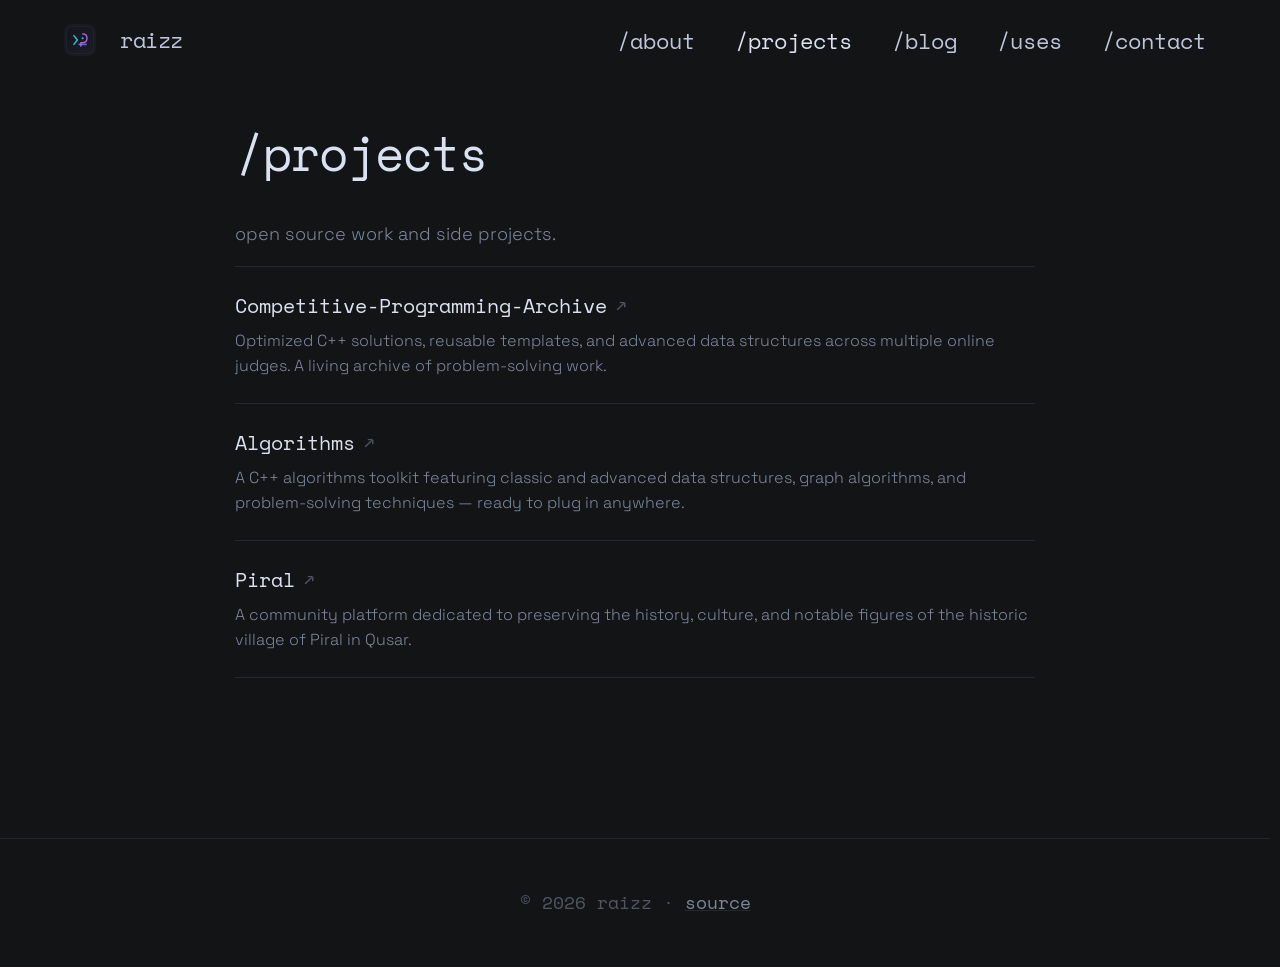
<file: projects.html>
<!doctype html>
<html lang="en">

<head>
    <meta charset="utf-8" />
    <meta name="viewport" content="width=device-width, initial-scale=1, viewport-fit=cover" />
    <title>projects — raizz</title>
    <meta name="description" content="Projects by Raiz Hekimov — competitive programming and open source." />
    <meta property="og:title" content="projects — raizz" />
    <meta property="og:description" content="Open source projects by Raiz Hekimov." />
    <meta property="og:image" content="/assets/pfp.png" />
    <meta property="og:image:alt" content="raizz — Raiz Hekimov" />
    <meta name="twitter:image" content="/assets/pfp.png" />
    <link rel="icon" href="/assets/favicon.svg" type="image/svg+xml" />
    <link rel="stylesheet" href="/css/style.css" />
</head>

<body>

    <header>
        <div class="header-left">
            <a class="pfp-link" href="/" aria-label="homepage">
                <img class="pfp logo-svg" src="/assets/avatar.svg" alt="raizz logo" width="32" height="32" />
            </a>
            <a href="/">
                <h1 class="site-title">raizz</h1>
            </a>
        </div>
        <button class="menu-toggle" type="button" aria-label="Open menu" aria-expanded="false"
            aria-controls="site-nav">
            <span class="menu-bar"></span>
            <span class="menu-bar"></span>
            <span class="menu-bar"></span>
        </button>
        <nav id="site-nav" class="site-nav">
            <a class="nav" href="/about.html"><span class="arrow">-></span><span class="slash">/</span>about</a>
            <a class="nav" href="/projects.html"><span class="arrow">-></span><span class="slash">/</span>projects</a>
            <a class="nav" href="/blog.html"><span class="arrow">-></span><span class="slash">/</span>blog</a>
            <a class="nav" href="/uses.html"><span class="arrow">-></span><span class="slash">/</span>uses</a>
            <a class="nav" href="/contact.html"><span class="arrow">-></span><span class="slash">/</span>contact</a>
        </nav>
    </header>

    <main class="page-enter">
        <h1>/projects</h1>
        <p class="sub">open source work and side projects.</p>

        <div class="projects-grid">

            <a class="project-card" href="https://github.com/Hekimovraiz/Competitive-Programming-Archive"
                target="_blank" rel="noopener">
                <div class="proj-title">
                    Competitive-Programming-Archive
                    <span class="proj-arrow">↗</span>
                </div>
                <p class="proj-desc">
                    Optimized C++ solutions, reusable templates, and advanced data structures
                    across multiple online judges. A living archive of problem-solving work.
                </p>
            </a>

            <a class="project-card" href="https://github.com/Hekimovraiz/Algorithms" target="_blank" rel="noopener">
                <div class="proj-title">
                    Algorithms
                    <span class="proj-arrow">↗</span>
                </div>
                <p class="proj-desc">
                    A C++ algorithms toolkit featuring classic and advanced data structures,
                    graph algorithms, and problem-solving techniques — ready to plug in anywhere.
                </p>
            </a>

            <a class="project-card" href="https://piral.site/" target="_blank" rel="noopener">
                <div class="proj-title">
                    Piral
                    <span class="proj-arrow">↗</span>
                </div>
                <p class="proj-desc">
                    A community platform dedicated to preserving the history, culture, and notable
                    figures of the historic village of Piral in Qusar.
                </p>
            </a>

        </div>
    </main>

    <footer class="site-footer">
        <p>© 2026 raizz · <a href="https://github.com/Hekimovraiz/raizz" target="_blank" rel="noopener">source</a></p>
    </footer>

    <script src="/js/main.js"></script>
</body>

</html>
</file>
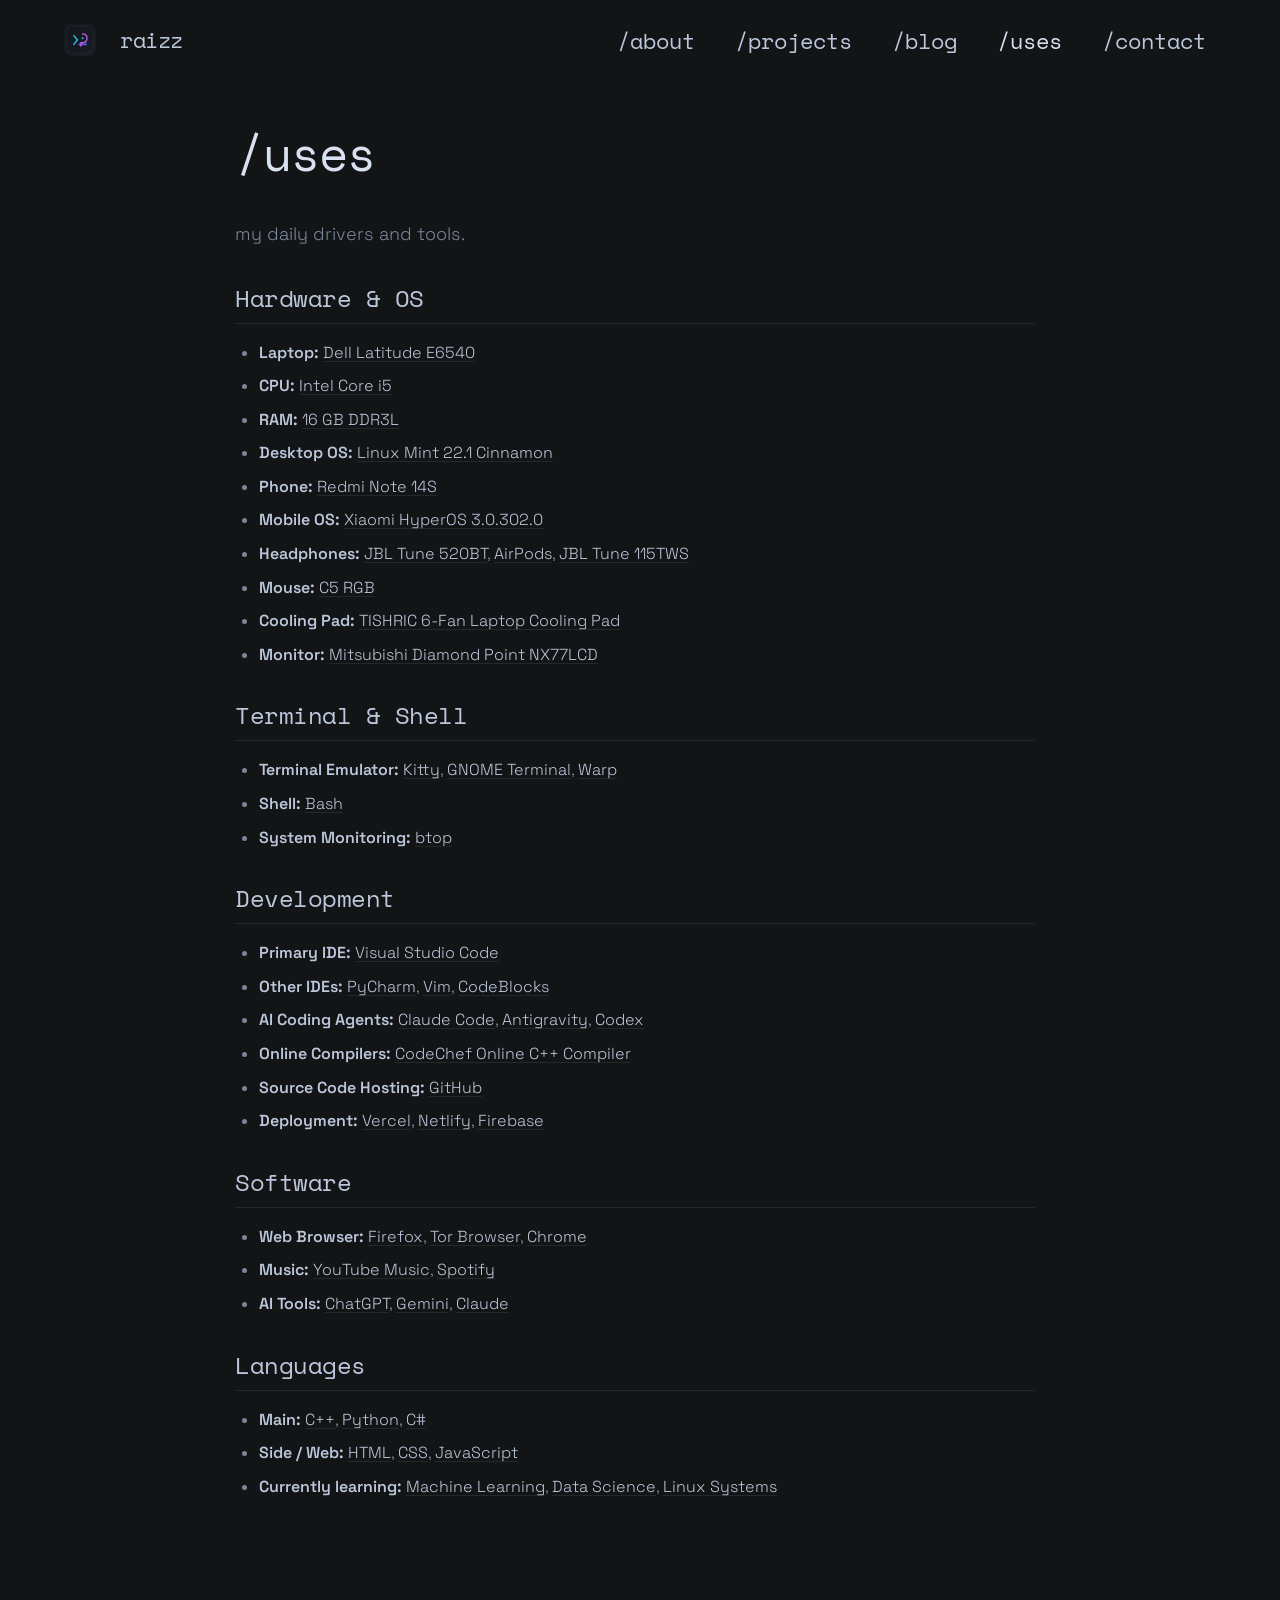
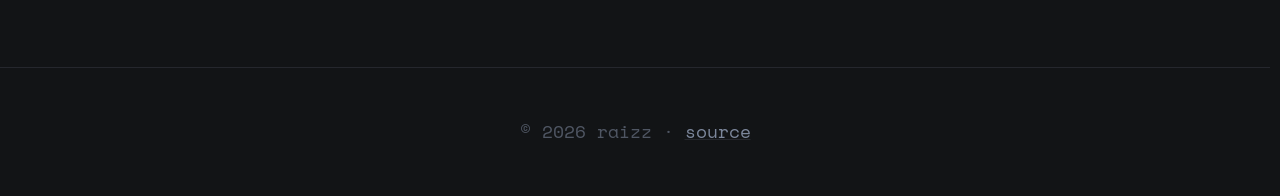
<file: uses.html>
<!doctype html>
<html lang="en">

<head>
    <meta charset="utf-8" />
    <meta name="viewport" content="width=device-width, initial-scale=1, viewport-fit=cover" />
    <title>uses — raizz</title>
    <meta name="description" content="Raiz Hekimov's daily drivers and tools." />
    <meta property="og:title" content="uses — raizz" />
    <meta property="og:description" content="My daily drivers and tools." />
    <meta property="og:image" content="/assets/pfp.png" />
    <meta property="og:image:alt" content="raizz — Raiz Hekimov" />
    <meta name="twitter:image" content="/assets/pfp.png" />
    <link rel="icon" href="/assets/favicon.svg" type="image/svg+xml" />
    <link rel="stylesheet" href="/css/style.css" />
</head>

<body>

    <header>
        <div class="header-left">
            <a class="pfp-link" href="/" aria-label="homepage">
                <img class="pfp logo-svg" src="/assets/avatar.svg" alt="raizz logo" width="32" height="32" />
            </a>
            <a href="/">
                <h1 class="site-title">raizz</h1>
            </a>
        </div>
        <button class="menu-toggle" type="button" aria-label="Open menu" aria-expanded="false"
            aria-controls="site-nav">
            <span class="menu-bar"></span>
            <span class="menu-bar"></span>
            <span class="menu-bar"></span>
        </button>
        <nav id="site-nav" class="site-nav">
            <a class="nav" href="/about.html"><span class="arrow">-></span><span class="slash">/</span>about</a>
            <a class="nav" href="/projects.html"><span class="arrow">-></span><span class="slash">/</span>projects</a>
            <a class="nav" href="/blog.html"><span class="arrow">-></span><span class="slash">/</span>blog</a>
            <a class="nav" href="/uses.html"><span class="arrow">-></span><span class="slash">/</span>uses</a>
            <a class="nav" href="/contact.html"><span class="arrow">-></span><span class="slash">/</span>contact</a>
        </nav>
    </header>

    <main class="page-enter">
        <h1>/uses</h1>
        <p class="sub">my daily drivers and tools.</p>

        <div class="uses-section">
            <h2>Hardware &amp; OS</h2>
            <ul class="uses-list">
                <li><strong>Laptop:</strong> <a href="https://www.dell.com/" target="_blank" rel="noopener">Dell
                        Latitude E6540</a></li>
                <li><strong>CPU:</strong> <a href="https://www.intel.com/" target="_blank" rel="noopener">Intel Core
                        i5</a></li>
                <li><strong>RAM:</strong> <a href="https://www.aliexpress.com/" target="_blank" rel="noopener">16 GB
                        DDR3L</a></li>
                <li><strong>Desktop OS:</strong> <a href="https://linuxmint.com/" target="_blank" rel="noopener">Linux
                        Mint 22.1 Cinnamon</a></li>
                <li><strong>Phone:</strong> <a href="https://www.amazon.com/dp/B0F1DMF359" target="_blank"
                        rel="noopener">Redmi Note 14S</a></li>
                <li><strong>Mobile OS:</strong> <a href="https://www.mi.com/global/hyperos/" target="_blank"
                        rel="noopener">Xiaomi HyperOS 3.0.302.0</a></li>
                <li><strong>Headphones:</strong>
                    <a href="https://global.jbl.com/on-ear-headphones/TUNE520BT.html" target="_blank" rel="noopener">JBL
                        Tune 520BT</a>,
                    <a href="https://www.apple.com/airpods-4/" target="_blank" rel="noopener">AirPods</a>,
                    <a href="https://www.jbl.com/TUNE115TWS-.html" target="_blank" rel="noopener">JBL Tune 115TWS</a>
                </li>
                <li><strong>Mouse:</strong> <a
                        href="https://gentlecomputer.ng/product/c5-wired-gaming-mouse-with-light/" target="_blank"
                        rel="noopener">C5 RGB</a></li>
                <li><strong>Cooling Pad:</strong> <a href="https://www.temu.com/" target="_blank"
                        rel="noopener">TISHRIC 6-Fan Laptop Cooling Pad</a></li>
                <li><strong>Monitor:</strong> <a
                        href="https://zoom.cnews.ru/goods_card/item/20263/mitsubishi-diamond-point-nx77lcd"
                        target="_blank" rel="noopener">Mitsubishi Diamond Point NX77LCD</a></li>
            </ul>
        </div>


        <div class="uses-section">
            <h2>Terminal &amp; Shell</h2>
            <ul class="uses-list">
                <li><strong>Terminal Emulator:</strong> <a href="https://sw.kovidgoyal.net/kitty/" target="_blank"
                        rel="noopener">Kitty</a>, <a href="https://help.gnome.org/gnome-terminal/" target="_blank"
                        rel="noopener">GNOME Terminal</a>, <a href="https://www.warp.dev/" target="_blank"
                        rel="noopener">Warp</a> </li>
                <li><strong>Shell:</strong> <a href="https://en.wikipedia.org/wiki/Bash_(Unix_shell)" target="_blank"
                        rel="noopener">Bash</a></li>
                <li><strong>System Monitoring:</strong> <a href="https://github.com/aristocratos/btop" target="_blank"
                        rel="noopener">btop</a></li>

            </ul>
        </div>


        <div class="uses-section">
            <h2>Development</h2>
            <ul class="uses-list">
                <li><strong>Primary IDE:</strong> <a href="https://code.visualstudio.com/" target="_blank"
                        rel="noopener">Visual Studio Code</a>
                </li>
                <li><strong>Other IDEs:</strong> <a href="https://www.jetbrains.com/pycharm/" target="_blank"
                        rel="noopener">PyCharm</a>, <a href="https://www.vim.org/" target="_blank"
                        rel="noopener">Vim</a>,
                    <a href="https://www.codeblocks.org/" target="_blank" rel="noopener">CodeBlocks</a>
                </li>
                <li><strong>AI Coding Agents:</strong> <a href="https://claude.ai" target="_blank" rel="noopener">Claude
                        Code</a>, <a href="https://antigravity.google/" target="_blank" rel="noopener">Antigravity</a>,
                    <a href="https://openai.com/codex" target="_blank" rel="noopener">Codex</a>
                </li>
                <li><strong>Online Compilers:</strong> <a href="https://www.codechef.com/cpp-online-compiler"
                        target="_blank" rel="noopener">CodeChef Online C++ Compiler</a></li>
                <li><strong>Source Code Hosting:</strong> <a href="https://github.com/" target="_blank"
                        rel="noopener">GitHub</a></li>
                <li><strong>Deployment:</strong> <a href="https://vercel.com/" target="_blank"
                        rel="noopener">Vercel</a>,
                    <a href="https://app.netlify.com/" target="_blank" rel="noopener">Netlify</a>,
                    <a href="https://firebase.google.com/" target="_blank" rel="noopener">Firebase</a>
                </li>
            </ul>
        </div>


        <div class="uses-section">
            <h2>Software</h2>
            <ul class="uses-list">

                <li>
                    <strong>Web Browser:</strong>
                    <a href="https://www.mozilla.org/firefox/" target="_blank" rel="noopener">Firefox</a>,
                    <a href="https://www.torproject.org/" target="_blank" rel="noopener">Tor Browser</a>,
                    <a href="https://www.google.com/chrome/" target="_blank" rel="noopener">Chrome</a>
                </li>

                <li>
                    <strong>Music:</strong>
                    <a href="https://music.youtube.com/" target="_blank" rel="noopener">YouTube Music</a>,
                    <a href="https://open.spotify.com/" target="_blank" rel="noopener">Spotify</a>
                </li>

                <li>
                    <strong>AI Tools:</strong>
                    <a href="https://chatgpt.com/" target="_blank" rel="noopener">ChatGPT</a>,
                    <a href="https://gemini.google.com/" target="_blank" rel="noopener">Gemini</a>,
                    <a href="https://claude.ai/" target="_blank" rel="noopener">Claude</a>
                </li>

            </ul>
        </div>


        <div class="uses-section">
            <h2>Languages</h2>
            <ul class="uses-list">

                <li>
                    <strong>Main:</strong>
                    <a href="https://isocpp.org/" target="_blank" rel="noopener">C++</a>,
                    <a href="https://www.python.org/" target="_blank" rel="noopener">Python</a>,
                    <a href="https://learn.microsoft.com/en-us/dotnet/csharp/" target="_blank" rel="noopener">C#</a>
                </li>

                <li>
                    <strong>Side / Web:</strong>
                    <a href="https://developer.mozilla.org/en-US/docs/Web/HTML" target="_blank" rel="noopener">HTML</a>,
                    <a href="https://developer.mozilla.org/en-US/docs/Web/CSS" target="_blank" rel="noopener">CSS</a>,
                    <a href="https://developer.mozilla.org/en-US/docs/Web/JavaScript" target="_blank"
                        rel="noopener">JavaScript</a>
                </li>
                <li>
                    <strong>Currently learning:</strong>
                    <a href="https://www.coursera.org/articles/machine-learning" target="_blank" rel="noopener">Machine
                        Learning</a>,
                    <a href="https://www.ibm.com/topics/data-science" target="_blank" rel="noopener">Data Science</a>,
                    <a href="https://www.linux.org/" target="_blank" rel="noopener">Linux Systems</a>
                </li>

            </ul>
        </div>

    </main>

    <footer class="site-footer">
        <p>© 2026 raizz · <a href="https://github.com/Hekimovraiz/raizz" target="_blank" rel="noopener">source</a></p>
    </footer>

    <script src="/js/main.js"></script>
</body>

</html>
</file>
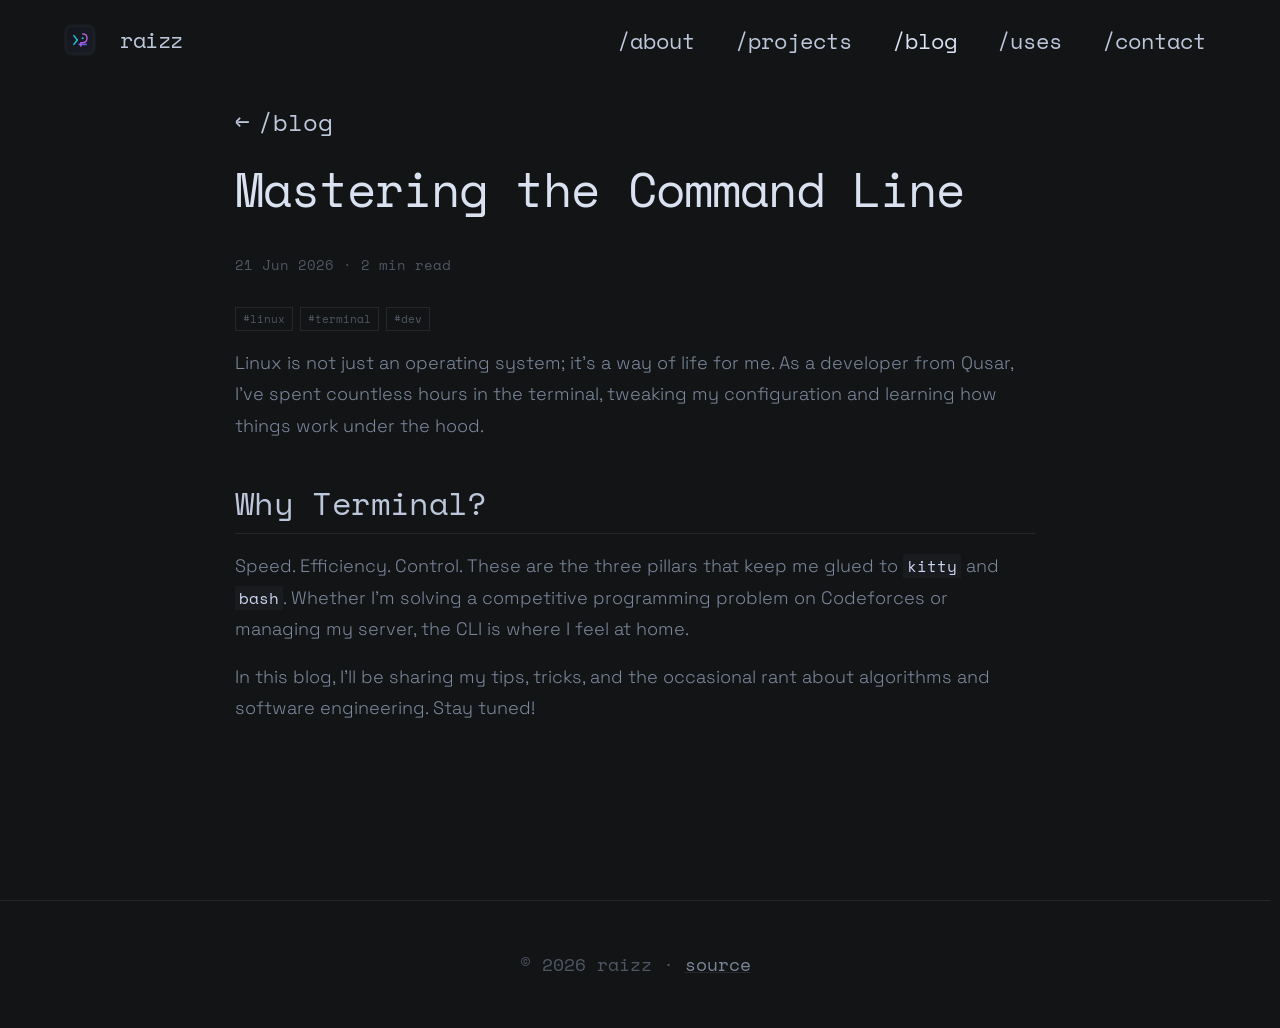
<file: blog/posts/2026-06-21-mastering-the-command-line.html>
<!doctype html>
<html lang="en">

<head>
    <meta charset="utf-8" />
    <meta name="viewport" content="width=device-width, initial-scale=1, viewport-fit=cover" />
    <title>Mastering the Command Line — raizz</title>
    <meta name="description"
        content="An introduction to my journey with Linux and why the terminal is my best friend." />
    <meta property="og:image" content="/assets/pfp.png" />
    <meta property="og:image:alt" content="raizz — Raiz Hekimov" />
    <meta name="twitter:image" content="/assets/pfp.png" />
    <link rel="icon" href="/assets/favicon.svg" type="image/svg+xml" />
    <link rel="stylesheet" href="/css/style.css" />
    <style>
        .post-meta {
            font-family: 'Space Mono', monospace;
            font-size: .875rem;
            color: var(--txt-3);
            margin-bottom: 2rem;
        }

        .post-content {
            color: var(--txt-2);
        }

        .post-content p {
            font-size: 1.125rem;
            line-height: 1.75;
        }

        .post-content h2 {
            color: var(--txt);
            border-bottom: 1px solid var(--bg-3);
            padding-bottom: .5rem;
            margin-top: 2.5rem;
        }

        .post-content a {
            color: var(--txt);
            text-decoration: underline var(--bg-3) 2px;
            text-underline-offset: .2em;
            transition: text-decoration-color .2s;
        }

        .post-content a:hover {
            text-decoration-color: var(--txt);
        }
    </style>
</head>

<body>

    <header>
        <div class="header-left">
            <a class="pfp-link" href="/" aria-label="homepage">
                <img class="pfp logo-svg" src="/assets/avatar.svg" alt="raizz logo" width="32" height="32" />
            </a>
            <a href="/">
                <h1 class="site-title">raizz</h1>
            </a>
        </div>
        <button class="menu-toggle" type="button" aria-label="Open menu" aria-expanded="false"
            aria-controls="site-nav">
            <span class="menu-bar"></span>
            <span class="menu-bar"></span>
            <span class="menu-bar"></span>
        </button>
        <nav id="site-nav" class="site-nav">
            <a class="nav" href="/about.html"><span class="arrow">-></span><span class="slash">/</span>about</a>
            <a class="nav" href="/projects.html"><span class="arrow">-></span><span class="slash">/</span>projects</a>
            <a class="nav" href="/blog.html"><span class="arrow">-></span><span class="slash">/</span>blog</a>
            <a class="nav" href="/uses.html"><span class="arrow">-></span><span class="slash">/</span>uses</a>
            <a class="nav" href="/contact.html"><span class="arrow">-></span><span class="slash">/</span>contact</a>
        </nav>
    </header>

    <main class="page-enter">
        <a class="back" href="/blog.html"><span class="arrow">←</span>/blog</a>

        <h1>Mastering the Command Line</h1>
        <div class="post-meta" data-slug="2026-06-21-mastering-the-command-line">21 June 2026</div>

        <div class="post-content content">
            <p>
                Linux is not just an operating system; it's a way of life for me. As a developer
                from Qusar, I've spent countless hours in the terminal, tweaking my configuration
                and learning how things work under the hood.
            </p>

            <h2>Why Terminal?</h2>
            <p>
                Speed. Efficiency. Control. These are the three pillars that keep me glued to
                <code>kitty</code> and <code>bash</code>. Whether I'm solving a competitive
                programming problem on Codeforces or managing my server, the CLI is where I feel
                at home.
            </p>

            <p>
                In this blog, I'll be sharing my tips, tricks, and the occasional rant about
                algorithms and software engineering. Stay tuned!
            </p>
        </div>
    </main>

    <footer class="site-footer">
        <p>© 2026 raizz · <a href="https://github.com/Hekimovraiz/raizz" target="_blank" rel="noopener">source</a></p>
    </footer>

    <script src="/js/main.js"></script>
</body>

</html>
</file>
<file: css/style.css>
@import url('https://fonts.googleapis.com/css2?family=Space+Grotesk:wght@300;400;500;600;700&family=Space+Mono:ital,wght@0,400;0,700;1,400&display=swap');

:root {
    --bg: hsl(220, 10%, 8%);
    --bg-2: hsl(220, 10%, 11%);
    --bg-3: hsl(220, 10%, 16%);
    --txt-3: hsl(220, 11%, 35%);
    --txt-2: hsl(220, 14%, 55%);
    --txt: hsl(220, 30%, 80%);
    --txt-0: hsl(220, 45%, 90%);
    --blue: hsl(190, 70%, 50%);
    --purple: hsl(240, 80%, 66%);
    --pink: hsl(279, 80%, 66%);
    font-family: 'Space Grotesk', sans-serif;
    font-weight: 300;
}

*,
*::before,
*::after {
    box-sizing: border-box;
}

@media (prefers-reduced-motion) {
    * {
        animation-delay: 0ms !important;
        animation-duration: 0ms !important;
        transition-duration: 0ms !important;
    }
}

html {
    height: 100%;
    scrollbar-width: thin;
    scrollbar-color: var(--bg-3) transparent;
    scrollbar-gutter: stable;
}

body {
    display: flex;
    flex-direction: column;
    background: var(--bg);
    color: var(--txt);
    margin: 0;
    min-height: 100vh;
    overflow-x: hidden;
}

/* ── Typography ─────────────────────────── */
h1,
h2,
h3,
h4 {
    font-family: 'Space Mono', monospace;
    font-weight: 400;
    line-height: 1.375;
    color: var(--txt-0);
    letter-spacing: -0.02em;
}

h1 {
    font-size: 3rem;
    margin: 1rem 0 2rem;
}

h2 {
    font-size: 2rem;
    margin: 2.5rem 0 1rem;
}

h3 {
    font-size: 1.375rem;
    margin: 1.5rem 0 1rem;
}

h4 {
    font-size: 1.125rem;
    margin: 1.5rem 0 1rem;
}

p {
    margin: 1rem 0;
    font-size: 1.125rem;
    line-height: 1.75;
}

li {
    margin: .5rem 0;
}

a {
    color: inherit;
    text-decoration: none;
}

strong {
    font-weight: 600;
}

figure {
    margin: 0;
}

picture {
    display: flex;
}

hr {
    border: none;
    border-top: 2px solid var(--bg-3);
    margin: 1.5rem 0;
}

code {
    font-family: 'Space Mono', monospace;
    background: var(--bg-2);
    padding: 0 .25em;
    font-size: 1rem;
    color: #cdd6f4;
}

pre {
    font-family: 'Space Mono', monospace;
    background: var(--bg-2);
    padding: .5rem .75rem;
    overflow-x: auto;
    max-width: calc(100vw - 3rem);
}

pre code {
    background: none;
    padding: 0;
}

blockquote {
    border-left: 2px solid var(--txt-2);
    padding-left: 1.5rem;
    margin: 2rem 0;
    color: var(--txt-2);
}

/* ── Header ─────────────────────────────── */
header {
    display: flex;
    justify-content: space-between;
    align-items: center;
    padding: 0 4rem;
    height: 5rem;
    flex-shrink: 0;
    position: sticky;
    top: 0;
    z-index: 100;
    background: var(--bg);
    transition: transform .25s ease;
}

header.hide-header {
    transform: translateY(-100%);
}

header.home-header {
    transform: translateY(-70%);
}

.header-left {
    display: flex;
    align-items: center;
    gap: 1.5rem;
}

.pfp-link {
    display: flex;
    align-items: center;
}

.pfp {
    border-radius: 8px;
    transition: transform 1.5s;
    cursor: pointer;
    width: 2rem;
    height: 2rem;
    object-fit: contain;
}

.pfp.logo-svg {
    background: var(--bg-2);
    padding: 2px;
}

.pfp:hover {
    transform: rotate(360deg);
}

.site-title {
    font-family: 'Space Mono', monospace;
    font-size: 1.375rem;
    color: var(--txt);
    margin: 0;
    font-weight: 400;
}

nav.site-nav {
    display: flex;
    gap: 2.5rem;
}

.menu-toggle {
    display: none;
    background: none;
    border: none;
    cursor: pointer;
    padding: .5rem;
    flex-direction: column;
    justify-content: center;
    gap: 5px;
    z-index: 101;
}

.menu-bar {
    display: block;
    width: 1.5rem;
    height: 2px;
    background: var(--txt);
    transition: transform .25s ease, opacity .25s ease;
}

a.nav {
    display: inline-flex;
    align-items: baseline;
    font-size: 1.375rem;
    font-family: 'Space Mono', monospace;
    white-space: nowrap;
    overflow: hidden;
}

a.nav .arrow {
    display: inline-block;
    max-width: 0;
    overflow: hidden;
    opacity: 0;
    transition: max-width .25s ease, opacity .2s;
    white-space: nowrap;
}

a.nav .slash {
    display: inline-block;
    transition: max-width .25s ease, opacity .2s;
    max-width: 1.2ch;
    overflow: hidden;
    white-space: nowrap;
}

a.nav:hover .arrow {
    max-width: 3ch;
    opacity: 1;
}

a.nav:hover .slash {
    max-width: 0;
    opacity: 0;
}

/* ── External Links ─────────────────────── */
a.external {
    position: relative;
    text-decoration: underline transparent 2px;
    transition: text-decoration-color .2s;
}

a.external .ext-arrow {
    display: inline-block;
    margin-left: .5ch;
    transition: .2s;
}

a.external:hover {
    text-decoration-color: var(--txt);
}

a.external:hover .ext-arrow {
    transform: translate(.2em, -.2em);
}

/* ── Back link ──────────────────────────── */
a.back {
    font-family: 'Space Mono', monospace;
    font-size: 1.5rem;
}

a.back .arrow {
    display: inline-block;
    margin-right: .5ch;
    transition: .2s;
}

a.back:hover .arrow {
    transform: translate(-.3em);
}

/* ── Main / Page Container ──────────────── */
main {
    width: 100%;
    max-width: 53rem;
    margin: 0 auto;
    padding: 1.5rem 1.5rem 10rem;
    flex: 1;
}

/* ── Home page ──────────────────────────── */
.home-main {
    max-width: 53rem;
    margin: 0 auto;
    padding: 0 1.5rem 10rem;
    flex: 1;
    display: flex;
    flex-direction: column;
    justify-content: center;
    min-height: 100vh;
}

.home-hero {
    padding-top: 30vh;
}

.home-hero h1 {
    font-size: 4rem;
    margin: 0 0 1rem;
    line-height: 1.1;
}

.home-hero h1 .handle {
    color: var(--blue);
}

.home-hero .tagline {
    font-size: 1.25rem;
    color: var(--txt-2);
    margin: 0 0 2.5rem;
    line-height: 1.6;
}

.home-hero .bio {
    font-size: 1.125rem;
    color: var(--txt-2);
    max-width: 42rem;
    line-height: 1.75;
    margin: 0 0 3rem;
}

.home-hero .bio-link {
    color: var(--blue);
    text-decoration: underline;
    text-decoration-color: transparent;
    transition: text-decoration-color .2s;
}

.home-hero .bio-link:hover {
    text-decoration-color: var(--blue);
}

.recent-posts-wrap {
    margin-bottom: 2.5rem;
}

.recent-posts-heading {
    margin-bottom: 1rem;
    font-family: 'Space Mono', monospace;
    font-size: .875rem;
    color: var(--txt-3);
}

.recent-post-link {
    display: block;
    color: var(--txt);
    opacity: .8;
    transition: opacity .2s;
    font-family: 'Space Mono', monospace;
    font-size: 1rem;
    margin-bottom: .5rem;
}

.recent-post-link:hover {
    opacity: 1;
}

.recent-post-link .recent-arrow {
    color: var(--blue);
    margin-right: 1ch;
}

.home-links {
    display: flex;
    gap: 2rem;
    flex-wrap: wrap;
}

.home-links a {
    font-family: 'Space Mono', monospace;
    font-size: 1rem;
    color: var(--txt-2);
    transition: color .2s;
    display: flex;
    align-items: center;
    gap: .4ch;
}

.home-links a:hover {
    color: var(--txt-0);
}

.home-links a svg {
    width: 1em;
    height: 1em;
}

/* ── About page ─────────────────────────── */
.about-pfp-wrap {
    display: flex;
    align-items: flex-start;
    gap: 3rem;
    margin-bottom: 2rem;
}

.about-pfp {
    border-radius: 50%;
    width: 8rem;
    height: 8rem;
    object-fit: cover;
    flex-shrink: 0;
    transition: transform 1.5s;
    cursor: pointer;
}

.about-pfp:hover {
    transform: rotate(360deg);
}

.skill-list {
    display: flex;
    flex-wrap: wrap;
    gap: .6rem;
    padding: 0;
    list-style: none;
    margin: 1rem 0;
}

.skill-list li {
    font-family: 'Space Mono', monospace;
    font-size: .85rem;
    background: var(--bg-2);
    border: 1px solid var(--bg-3);
    padding: .2rem .7rem;
    color: var(--txt-2);
    margin: 0;
}

.profile-links {
    display: flex;
    flex-direction: column;
    gap: .75rem;
    margin-top: 1rem;
}

.profile-links a {
    display: flex;
    align-items: center;
    gap: .75rem;
    font-size: 1rem;
    color: var(--txt-2);
    transition: color .2s;
}

.profile-links a:hover {
    color: var(--txt-0);
}

.profile-links .label {
    font-family: 'Space Mono', monospace;
    color: var(--txt-3);
    font-size: .85rem;
    min-width: 7rem;
}

/* ── Projects ───────────────────────────── */
.projects-grid {
    display: flex;
    flex-direction: column;
    gap: 0;
}

.project-card {
    display: block;
    padding: 1.5rem 0;
    border-bottom: 1px solid var(--bg-3);
    transition: .2s;
}

.project-card:first-child {
    border-top: 1px solid var(--bg-3);
}

.project-card .proj-title {
    font-family: 'Space Mono', monospace;
    font-size: 1.25rem;
    color: var(--txt-0);
    margin: 0 0 .5rem;
    transition: color .2s;
    display: flex;
    align-items: center;
    gap: .5rem;
}

.project-card:hover .proj-title {
    color: var(--blue);
}

.project-card .proj-desc {
    color: var(--txt-2);
    font-size: 1rem;
    line-height: 1.6;
    margin: 0;
}

.project-card .proj-arrow {
    display: inline-block;
    transition: transform .2s;
    color: var(--txt-3);
}

.project-card:hover .proj-arrow {
    transform: translate(.3em, -.2em);
    color: var(--blue);
}

/* ── Blog ───────────────────────────────── */
.blog-list {
    display: flex;
    flex-direction: column;
    gap: 0;
}

.blog-card {
    display: block;
    padding: 1.5rem 0;
    border-bottom: 1px solid var(--bg-3);
    transition: .2s;
}

.blog-card:first-child {
    border-top: 1px solid var(--bg-3);
}

.blog-card .blog-date {
    font-family: 'Space Mono', monospace;
    font-size: .85rem;
    color: var(--txt-3);
    margin: 0 0 .4rem;
}

.blog-card .blog-title {
    font-family: 'Space Mono', monospace;
    font-size: 1.25rem;
    color: var(--txt-0);
    margin: 0 0 .5rem;
    transition: color .2s;
    display: flex;
    align-items: center;
    gap: .5rem;
}

.blog-card:hover .blog-title {
    color: var(--blue);
}

.blog-card .blog-excerpt {
    color: var(--txt-2);
    font-size: 1rem;
    line-height: 1.6;
    margin: 0;
}

.blog-card .blog-arrow {
    display: inline-block;
    transition: transform .2s;
    color: var(--txt-3);
}

.blog-card:hover .blog-arrow {
    transform: translate(.3em, -.2em);
    color: var(--blue);
}

.blog-empty {
    color: var(--txt-3);
    font-family: 'Space Mono', monospace;
    font-size: 1rem;
    padding: 3rem 0;
    text-align: center;
}

.blog-meta-row {
    display: flex;
    flex-wrap: wrap;
    align-items: center;
    gap: .5rem 1rem;
    margin-bottom: .5rem;
}

.blog-tags {
    display: flex;
    flex-wrap: wrap;
    gap: .4rem;
}

.blog-tag {
    font-family: 'Space Mono', monospace;
    font-size: .7rem;
    color: var(--txt-3);
    border: 1px solid var(--bg-3);
    padding: .15rem .45rem;
    text-transform: lowercase;
}

.blog-read-time {
    font-family: 'Space Mono', monospace;
    font-size: .75rem;
    color: var(--txt-3);
}

/* ── Competitive stats widget ───────────── */
.cp-stats {
    margin-top: 3rem;
}

.cp-stats-grid {
    display: grid;
    grid-template-columns: repeat(auto-fill, minmax(15rem, 1fr));
    gap: 1rem;
    margin-top: 1rem;
}

.cp-card {
    display: block;
    padding: 1rem 1.1rem;
    background: var(--bg-2);
    border: 1px solid var(--bg-3);
    transition: border-color .2s, transform .2s;
}

.cp-card:hover {
    border-color: var(--txt-3);
    transform: translateY(-2px);
}

.cp-card-muted .cp-card-head {
    margin-bottom: 0;
}

.cp-card-head {
    display: flex;
    align-items: baseline;
    gap: .5rem;
    margin-bottom: .75rem;
}

.cp-platform {
    font-family: 'Space Mono', monospace;
    font-size: .85rem;
    color: var(--txt-0);
}

.cp-handle {
    font-size: .8rem;
    color: var(--txt-3);
    flex: 1;
    overflow: hidden;
    text-overflow: ellipsis;
    white-space: nowrap;
}

.cp-ext {
    color: var(--txt-3);
    font-size: .85rem;
}

.cp-stat-row {
    display: flex;
    justify-content: space-between;
    gap: 1rem;
    font-size: .85rem;
    padding: .2rem 0;
}

.cp-stat-label {
    color: var(--txt-3);
    font-family: 'Space Mono', monospace;
}

.cp-stat-value {
    color: var(--txt);
    text-align: right;
}

.cp-rating {
    font-weight: 600;
}

.cp-stats-updated,
.cp-stats-error {
    margin-top: .75rem;
    font-family: 'Space Mono', monospace;
    font-size: .75rem;
    color: var(--txt-3);
}

/* ── CV page ────────────────────────────── */
.cv-main {
    max-width: 52rem;
    margin: 0 auto;
}

.cv-toolbar {
    display: flex;
    justify-content: space-between;
    align-items: center;
    gap: 1rem;
    margin-bottom: 2rem;
}

.cv-print-btn {
    font-family: 'Space Mono', monospace;
    font-size: .85rem;
    color: var(--txt);
    background: var(--bg-2);
    border: 1px solid var(--bg-3);
    padding: .55rem 1rem;
    cursor: pointer;
    transition: border-color .2s, background .2s;
}

.cv-print-btn:hover {
    border-color: var(--txt-3);
    background: var(--bg-3);
}

.cv-sheet {
    background: var(--bg-2);
    border: 1px solid var(--bg-3);
    padding: 2.5rem 2.75rem;
}

.cv-header {
    display: flex;
    justify-content: space-between;
    align-items: center;
    gap: 1.5rem;
    border-bottom: 1px solid var(--bg-3);
    padding-bottom: 1.25rem;
    margin-bottom: 1rem;
}

.cv-kicker {
    font-family: 'Space Mono', monospace;
    font-size: .75rem;
    letter-spacing: .12em;
    text-transform: uppercase;
    color: var(--blue);
    margin: 0 0 .5rem;
}

.cv-header h1 {
    margin: 0 0 .35rem;
    font-size: 2.25rem;
    font-weight: 600;
    color: var(--txt-0);
    line-height: 1.1;
}

.cv-tagline {
    margin: 0 0 .25rem;
    color: var(--txt);
    font-size: 1.05rem;
}

.cv-location {
    margin: 0;
    color: var(--txt-3);
    font-size: .95rem;
}

.cv-logo {
    width: 5.5rem;
    height: 5.5rem;
    flex-shrink: 0;
    border-radius: 12px;
    background: var(--bg);
    border: 1px solid var(--bg-3);
    padding: .35rem;
}

.cv-contact-bar {
    display: flex;
    flex-wrap: wrap;
    align-items: center;
    gap: .35rem .65rem;
    font-family: 'Space Mono', monospace;
    font-size: .78rem;
    color: var(--txt-3);
    padding-bottom: 1.5rem;
    margin-bottom: 1.5rem;
    border-bottom: 1px solid var(--bg-3);
}

.cv-contact-bar a {
    color: var(--txt-2);
    text-decoration: none;
}

.cv-contact-bar a:hover {
    color: var(--txt-0);
    text-decoration: underline;
}

.cv-sep {
    color: var(--bg-3);
}

.cv-section {
    margin-bottom: 1.75rem;
}

.cv-section h2 {
    font-size: .8rem;
    font-family: 'Space Mono', monospace;
    color: var(--blue);
    text-transform: uppercase;
    letter-spacing: .1em;
    margin: 0 0 .85rem;
    padding-bottom: .4rem;
    border-bottom: 1px solid var(--bg-3);
}

.cv-section p,
.cv-list {
    color: var(--txt-2);
    line-height: 1.65;
    margin: 0 0 .65rem;
}

.cv-list {
    padding-left: 1.25rem;
}

.cv-list-plain {
    list-style: none;
    padding-left: 0;
}

.cv-skill-grid {
    display: grid;
    grid-template-columns: repeat(2, 1fr);
    gap: 1rem 1.5rem;
}

.cv-skill-grid h3 {
    margin: 0 0 .25rem;
    font-size: .85rem;
    color: var(--txt-0);
    font-weight: 600;
}

.cv-skill-grid p {
    margin: 0;
    font-size: .95rem;
}

.cv-table-wrap {
    overflow-x: auto;
}

.cv-table {
    width: 100%;
    border-collapse: collapse;
    font-size: .88rem;
}

.cv-table th,
.cv-table td {
    text-align: left;
    padding: .55rem .65rem;
    border-bottom: 1px solid var(--bg-3);
    vertical-align: top;
}

.cv-table th {
    font-family: 'Space Mono', monospace;
    font-size: .72rem;
    text-transform: uppercase;
    letter-spacing: .06em;
    color: var(--txt-3);
    font-weight: 400;
}

.cv-table td {
    color: var(--txt-2);
}

.cv-table td:first-child {
    color: var(--txt-0);
    font-weight: 500;
}

.cv-muted {
    color: var(--txt-3);
    font-size: .82rem;
}

.cv-note {
    margin-top: .65rem !important;
    font-size: .82rem;
    color: var(--txt-3);
}

.cv-entry {
    margin-bottom: 1.25rem;
}

.cv-entry-head {
    display: flex;
    justify-content: space-between;
    align-items: baseline;
    gap: 1rem;
}

.cv-entry h3 {
    margin: 0 0 .25rem;
    font-size: 1.05rem;
    color: var(--txt-0);
}

.cv-date {
    font-family: 'Space Mono', monospace;
    font-size: .72rem;
    color: var(--txt-3);
    white-space: nowrap;
}

.cv-meta {
    font-family: 'Space Mono', monospace;
    font-size: .8rem;
    color: var(--txt-3);
    margin-bottom: .35rem !important;
}

.cv-two-col {
    display: grid;
    grid-template-columns: 1fr 1fr;
    gap: 2rem;
}

.cv-section a {
    color: var(--txt);
    text-decoration: underline var(--bg-3) 2px;
    text-underline-offset: .15em;
}

.cv-section a:hover {
    text-decoration-color: var(--txt);
}

@media (max-width: 700px) {
    .cv-sheet {
        padding: 1.5rem;
    }

    .cv-header {
        flex-direction: column-reverse;
        align-items: flex-start;
    }

    .cv-skill-grid,
    .cv-two-col {
        grid-template-columns: 1fr;
    }
}

@media print {
    header,
    .site-footer,
    .no-print {
        display: none !important;
    }

    body.cv-page {
        background: #fff;
        color: #111;
    }

    .cv-sheet {
        border: none;
        background: #fff;
        padding: 0;
        max-width: none;
    }

    .cv-section h2,
    .cv-kicker {
        color: #111;
    }

    .cv-section p,
    .cv-list,
    .cv-header h1,
    .cv-entry h3,
    .cv-table td,
    .cv-table th {
        color: #111;
    }

    .cv-section a,
    .cv-contact-bar a {
        color: #111;
    }

    .cv-table th,
    .cv-table td {
        border-color: #ccc;
    }
}

/* ── Uses ───────────────────────────────── */
.uses-section h2 {
    font-size: 1.5rem;
    margin: 2rem 0 1rem;
    color: var(--txt);
    border-bottom: 1px solid var(--bg-3);
    padding-bottom: .5rem;
}

.uses-list {
    list-style: disc;
    padding-left: 1.5rem;
    margin: 0;
}

.uses-list li {
    margin-bottom: .5rem;
    color: var(--txt-2);
    line-height: 1.6;
}

.uses-list li strong {
    color: var(--txt);
    font-weight: 600;
}

.uses-list a {
    color: var(--txt);
    text-decoration: underline;
    text-decoration-color: var(--bg-3);
    text-underline-offset: .2em;
    transition: text-decoration-color .2s;
}

.uses-list a:hover {
    text-decoration-color: var(--txt);
}

/* ── Contact ────────────────────────────── */
.contact-links {
    display: flex;
    flex-direction: column;
    gap: 1.25rem;
    margin-top: 2rem;
}

.contact-link {
    display: flex;
    align-items: center;
    gap: 1rem;
    padding: 1rem 1.25rem;
    background: var(--bg-2);
    border: 1px solid var(--bg-3);
    transition: border-color .2s, background .2s;
}

.contact-link:hover {
    border-color: var(--txt-3);
    background: var(--bg-3);
}

.contact-link .cl-label {
    font-family: 'Space Mono', monospace;
    font-size: .85rem;
    color: var(--txt-3);
    min-width: 6rem;
}

.contact-link .cl-value {
    color: var(--txt);
    font-size: 1rem;
    flex: 1;
}

.contact-link .cl-arrow {
    display: inline-block;
    color: var(--txt-3);
    transition: transform .2s, color .2s;
}

.contact-link:hover .cl-arrow {
    transform: translate(.3em, -.2em);
    color: var(--txt);
}

/* ── Footer ─────────────────────────────── */
.site-footer {
    text-align: center;
    padding: 2rem 1.5rem;
    color: var(--txt-3);
    font-family: 'Space Mono', monospace;
    font-size: .85rem;
    border-top: 1px solid var(--bg-3);
    flex-shrink: 0;
}

.site-footer a {
    color: var(--txt-2);
    text-decoration: underline;
    text-decoration-color: var(--bg-3);
    transition: text-decoration-color .2s;
}

.site-footer a:hover {
    text-decoration-color: var(--txt-2);
}

/* ── Sub text ───────────────────────────── */
.sub {
    color: var(--txt-2);
}

/* ── Inline content links ───────────────── */
.content a {
    font-weight: 600;
    text-decoration: underline var(--txt-3) 2px;
    transition: text-decoration-color .2s;
}

.content a:hover {
    text-decoration-color: var(--txt);
}

/* ── Page enter animation ───────────────── */
@keyframes fadeUp {
    from {
        opacity: 0;
        transform: translateY(1.5rem);
    }

    to {
        opacity: 1;
        transform: translateY(0);
    }
}

.page-enter {
    animation: fadeUp .35s ease both;
}

/* ── Logo SVG ───────────────────────────── */
.logo-svg {
    width: 2rem;
    height: 2rem;
}

/* ── Responsive ─────────────────────────── */
@media (max-width: 1000px) {
    :root {
        font-size: 87.5%;
    }
}

@media (max-width: 850px) {
    header {
        padding: 0 1.5rem;
        gap: 1rem;
    }

    /* Keep header fully visible on phones — hidden header breaks navigation */
    header.home-header,
    header.hide-header {
        transform: none !important;
    }

    .menu-toggle {
        display: flex;
        order: -1;
        margin-right: .5rem;
        min-width: 2.75rem;
        min-height: 2.75rem;
        align-items: center;
        justify-content: center;
        -webkit-tap-highlight-color: transparent;
        touch-action: manipulation;
    }

    nav.site-nav {
        display: none;
        position: fixed;
        top: 5rem;
        left: 0;
        right: 0;
        bottom: 0;
        flex-direction: column;
        align-items: flex-start;
        gap: 1.25rem;
        padding: 2rem 1.5rem calc(2rem + env(safe-area-inset-bottom, 0px));
        background: var(--bg);
        border-top: 1px solid var(--bg-3);
        z-index: 99;
        overflow-y: auto;
    }

    nav.site-nav.is-open {
        display: flex;
    }

    nav.site-nav a.nav {
        font-size: 1.25rem;
        min-height: 2.75rem;
        display: inline-flex;
        align-items: center;
    }

    .menu-toggle.is-open .menu-bar:nth-child(1) {
        transform: translateY(7px) rotate(45deg);
    }

    .menu-toggle.is-open .menu-bar:nth-child(2) {
        opacity: 0;
    }

    .menu-toggle.is-open .menu-bar:nth-child(3) {
        transform: translateY(-7px) rotate(-45deg);
    }

    body.menu-open {
        overflow: hidden;
    }

    .home-hero h1 {
        font-size: 2.75rem;
    }

    .about-pfp-wrap {
        flex-direction: column;
    }
}
</file>
